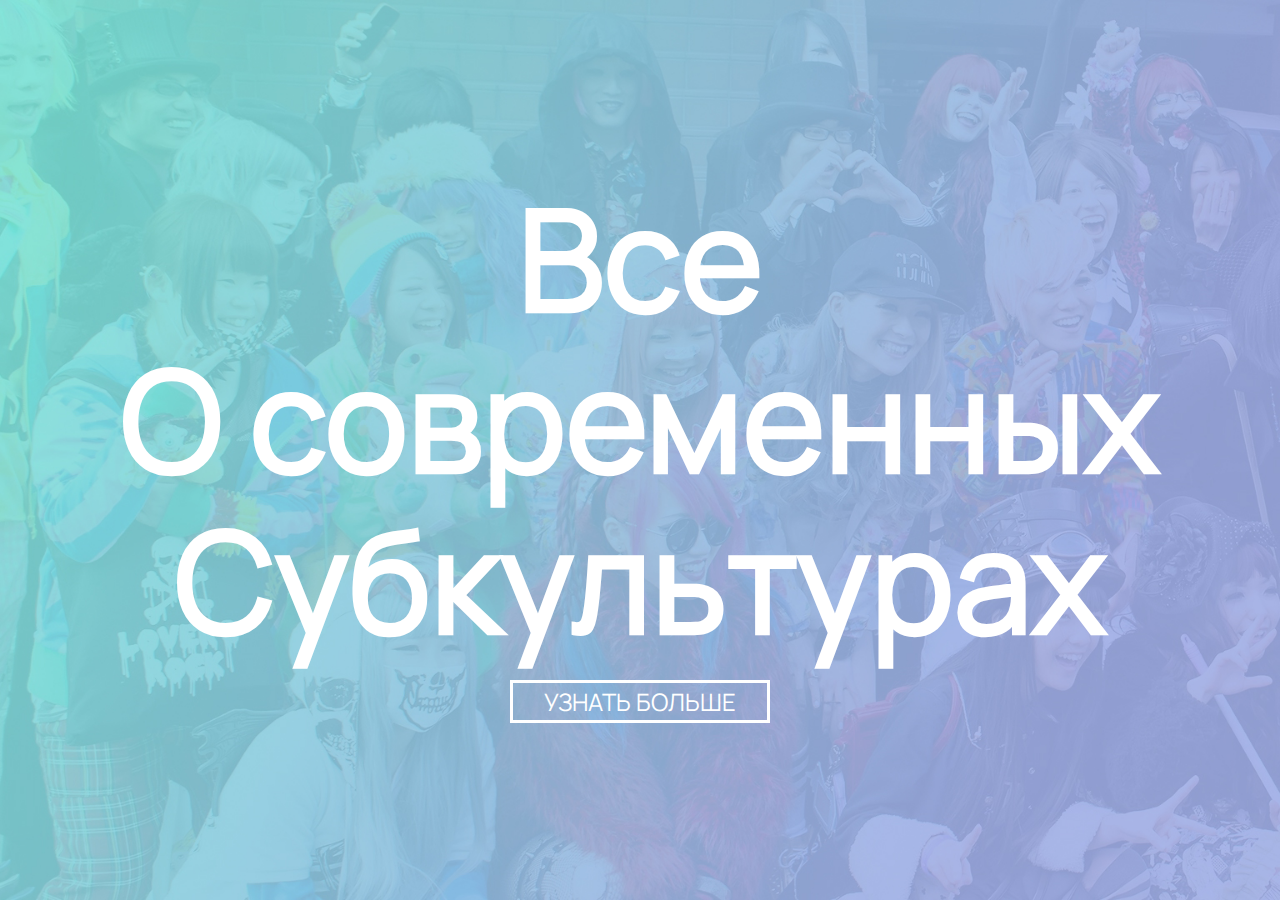
<file: index.html>
<!DOCTYPE html>
<html lang="en">
<head>
	<meta charset="UTF-8">
	<title>Все о субкультурах</title>
	<link rel="stylesheet" href="css/normalize.css">
	<link rel="stylesheet" href="css/main.css">
	<meta name="viewport" content="width=device-width initial-scale=1">
</head>
<body>
	
	<section class="intro">
		<div class="section-title">
			<div class="sup-title">
			<h1 >Все</h1>
				<h1>
					О современных
				</h1>
				<h1>
					Субкультурах
				</h1>
			</div>
			<button class="intro-btn">
				<a href="pages/homepage/homepage.html" class="btn-link" >Узнать больше</a>
			</button>
		</div>
	</section>
	
</body>
</html>
</file>
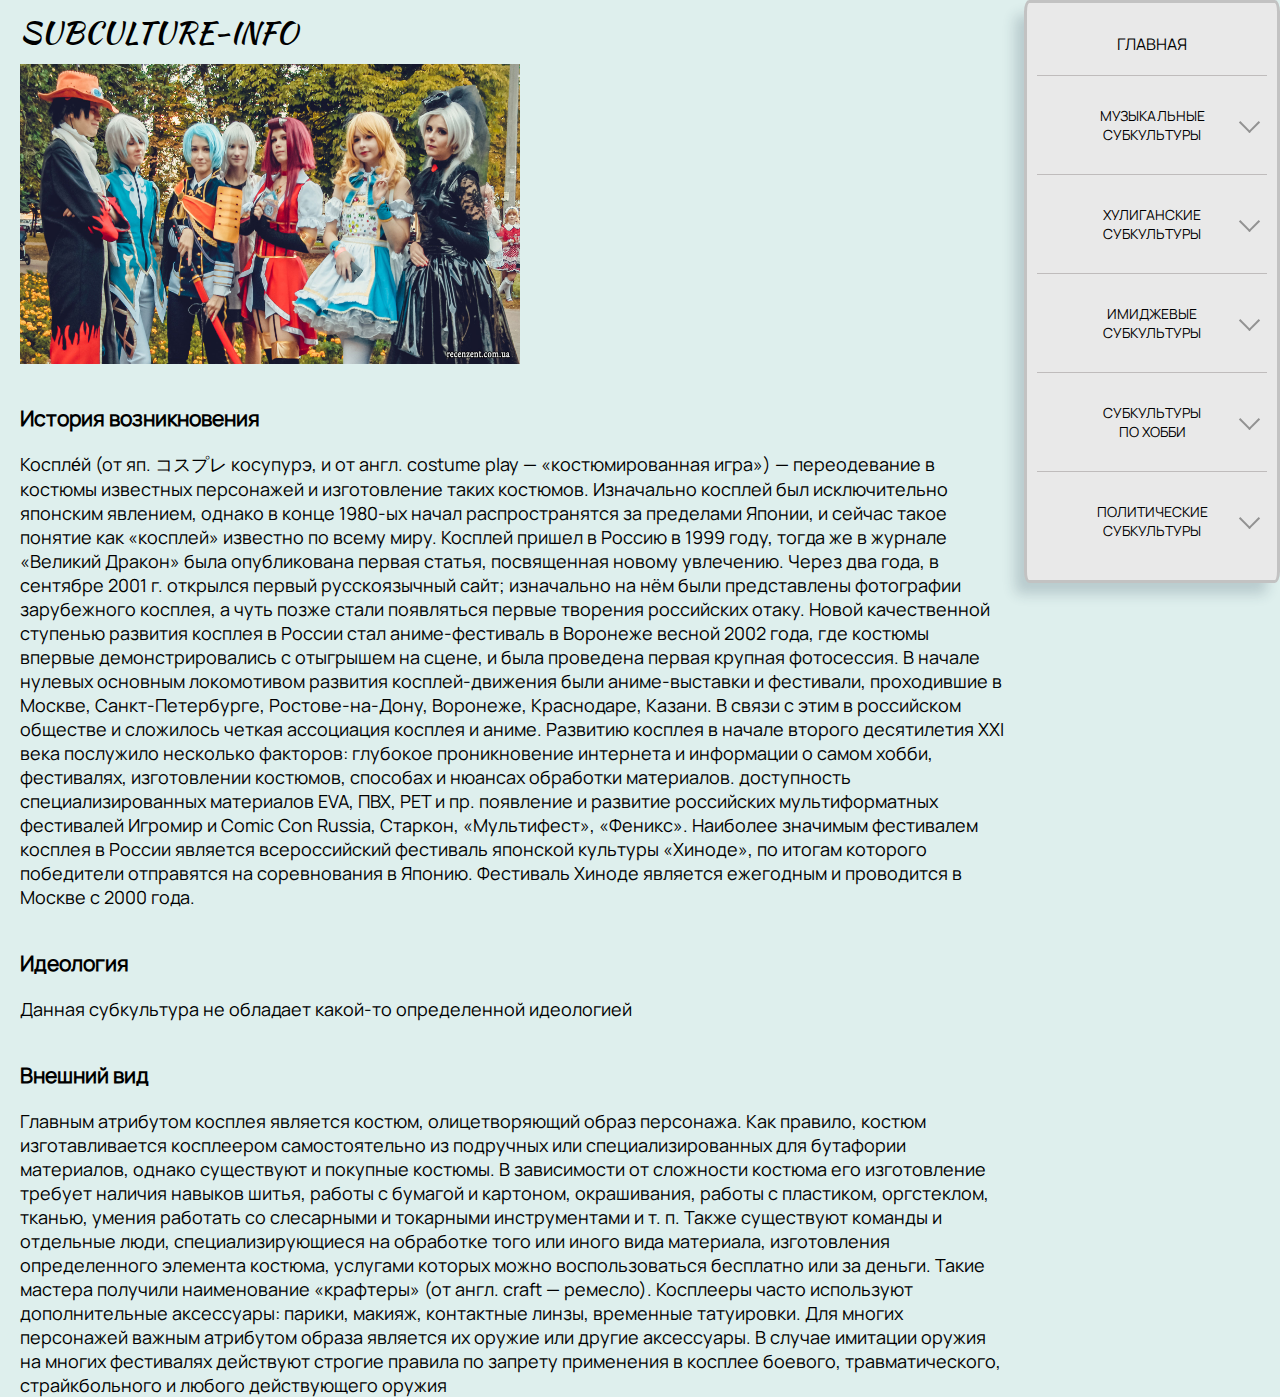
<file: pages/fashion/cosplay/index.html>
<!DOCTYPE html>
<html lang="en">
<head>
	<meta name="viewport" content="width=device-width initial-scale=1">
	<meta charset="UTF-8">
	<title>Косплей</title>
	<link rel="stylesheet" href="../../сss/main.css">
</head>
<body>
<div class="wrapper">
	<header class="header">
			<div class="logo">
				subculture-info
			</div>	

			<div class="menu-toggle">
				<div class="toggle">
		
				</div>
			</div>
	</header>


			<div class="sidebar">
		<a href="../../homepage/homepage.html" class="home-link">Главная</a>
		<button class="menu-button "><span class="btn-text">Музыкальные <p>субкультуры</p></span></button>
			<div class="list ">
				<div class='list-item'><a href='../../musical/alternative/alternative.html'>Альтернативщики</a></div>
				<div class='list-item'><a href="../../musical/got/got.html">Готы</a></div>
				<div class='list-item'><a href="../../musical/metall/index.html">Металлисты</a></div>
				<div class='list-item'><a href="../../musical/punk/index.html">Панки</a></div>
				<div class='list-item'><a href="../../musical/rock/index.html">Рокеры</a></div>
				<div class='list-item'><a href="../../musical/hip-hop/index.html">Хип-хоп (рэперы)</a></div>
				<div class='list-item'><a href="../../musical/emo/emo.html">Эмо</a></div>
				<div class='list-item'><a href="../../musical/folk/folk.html">Фолкеры</a></div>
				<div class='list-item'><a href="../../musical/rave/index.html">Рейверы</a></div>
			</div>
		
		<button class="menu-button"><span class="btn-text">Хулиганские <p>субкультуры</p></span></button>
			<div class="list ">

				<div class='list-item'><a href="../../hooligan/gopniki/index.html">Гопники</a></div>
				<div class='list-item'><a href="../../hooligan/ultras/index.html">Ультрас</a></div>
				<div class='list-item'><a href="../../hooligan/football/index.html">Футбольные хулиганы</a></div>
				<div class='list-item'><a href="../../hooligan/offniki/index.html">Офники</a></div>
			</div>
		<button class="menu-button"><span class="btn-text">Имиджевые <p>субкультуры</p></span></button>
			<div class="list ">
				<div class='list-item'><a href="../../fashion/visualkei/index.html">Visualkei </a></div>
				<div class='list-item'> <a href="../../fashion/cybergot/index.html">Кибер-готы</a></div>
				<div class='list-item'><a href="../../fashion/cosplay/index.html">Косплей</a></div>
				<div class='list-item'><a href="../../fashion/teddy/index.html">Тедди-бои</a></div>
				<div class='list-item'><a href="../../fashion/freaks/index.html">Фрики</a></div>
			</div>
		
		<button class="menu-button"><span class="btn-text">Субкультуры  <p>по хобби</p></span></button>
			<div class="list ">
				<div class='list-item'><a href="../../hobby/baiker/index.html">Байкеры</a></div>
				<div class='list-item'> <a href="../../hobby/raiter/index.html">Райтеры</a></div>
				<div class='list-item'><a href="../../hobby/traicer/index.html">Трейсеры</a></div>
				<div class='list-item'><a href="../../hobby/hacker/index.html">Хакеры</a></div>
				<div class='list-item'><a href="../../hobby/otaku/index.html">Отаку</a></div>
				<div class='list-item'><a href="../../hobby/gamer/index.html">Геймеры</a></div>
				<div class='list-item'><a href="../../hobby/furri/index.html">Фурри</a></div>
			</div>
		
		<button class="menu-button"><span class="btn-text">Политические<p>субкультуры</p></span></button>
			<div class="list ">
				<div class='list-item'><a href="../../political/anarch-punk/anarch-punk.html">Анархо-панки</a></div>
				<div class='list-item'><a href="../../political/antifa/index.html">Антифа</a></div>
				<div class='list-item'><a href="../../political/sharpskin/index.html">SHARP-скинхеды</a></div>
				<div class='list-item'><a href="../../political/hcskin/index.html">НС-скинхеды</a></div>
				<div class='list-item'><a href="../../political/newage/index.html">Нью-Эйдж</a></div>
				<div class='list-item'><a href="../../political/Straight edge/index.html">Стрейт-Эйджеры</a></div>
				<div class='list-item'><a href="../../political/hipsters/index.html">Хипстеры</a></div>
				<div class='list-item'><a href="../../political/yuppi/index.html">Яппи</a></div>

			</div>
		</div>

		<div class="container">
			<div class="intro">
				<div class="intro-header">
					<img src="002-anime-festival.jpg" alt="image" class="sub-img">
					<div class="nav">
						<div class="nav-item">
							<a href="#history" class="nav-link first-link">История возникновения</a>
						</div>
						
						<div class="nav-item">
							<a href="#ideology" class="nav-link">Идеология</a>
						</div>
						
						<div class="nav-item">
							<a href="#visual" class="nav-link">Внешний вид</a>
						</div>
					</div>
				</div>



				<div class="text-description" id='history'>
						<h3 class="text-title">История возникновения</h3>

							Коспле́й (от яп. コスプレ косупурэ, и от англ. costume play — «костюмированная игра») — переодевание в костюмы известных персонажей и изготовление таких костюмов.

							Изначально косплей был исключительно японским явлением, однако в конце 1980-ых начал распространятся за пределами Японии, и сейчас такое понятие как «косплей» известно по всему миру.

							Косплей пришел в Россию в 1999 году, тогда же в журнале «Великий Дракон» была опубликована первая статья, посвященная новому увлечению. Через два года, в сентябре 2001 г. открылся первый русскоязычный сайт; изначально на нём были представлены фотографии зарубежного косплея, а чуть позже стали появляться первые творения российских отаку. Новой качественной ступенью развития косплея в России стал аниме-фестиваль в Воронеже весной 2002 года, где костюмы впервые демонстрировались с отыгрышем на сцене, и была проведена первая крупная фотосессия. В начале нулевых основным локомотивом развития косплей-движения были аниме-выставки и фестивали, проходившие в Москве, Санкт-Петербурге, Ростове-на-Дону, Воронеже, Краснодаре, Казани. В связи с этим в российском обществе и сложилось четкая ассоциация косплея и аниме.

							Развитию косплея в начале второго десятилетия XXI века послужило несколько факторов:

							глубокое проникновение интернета и информации о самом хобби, фестивалях, изготовлении костюмов, способах и нюансах обработки материалов.
							доступность специализированных материалов EVA, ПВХ, PET и пр.
							появление и развитие российских мультиформатных фестивалей Игромир и Comic Con Russia, Старкон, «Мультифест», «Феникс».
							Наиболее значимым фестивалем косплея в России является всероссийский фестиваль японской культуры «Хиноде», по итогам которого победители отправятся на соревнования в Японию. Фестиваль Хиноде является ежегодным и проводится в Москве с 2000 года.



				
				<div class="text-description" id='ideology'>
						<h3 class="text-title">Идеология</h3>

							Данная субкультура не обладает какой-то определенной идеологией
				</div>



				<div class="text-description" id='visual'>
						<h3 class="text-title">Внешний вид</h3>


						Главным атрибутом косплея является костюм, олицетворяющий образ персонажа. Как правило, костюм изготавливается косплеером самостоятельно из подручных или специализированных для бутафории материалов, однако существуют и покупные костюмы. В зависимости от сложности костюма его изготовление требует наличия навыков шитья, работы с бумагой и картоном, окрашивания, работы с пластиком, оргстеклом, тканью, умения работать со слесарными и токарными инструментами и т. п.

						Также существуют команды и отдельные люди, специализирующиеся на обработке того или иного вида материала, изготовления определенного элемента костюма, услугами которых можно воспользоваться бесплатно или за деньги. Такие мастера получили наименование «крафтеры» (от англ. craft — ремесло).

						Косплееры часто используют дополнительные аксессуары: парики, макияж, контактные линзы, временные татуировки. Для многих персонажей важным атрибутом образа является их оружие или другие аксессуары. В случае имитации оружия на многих фестивалях действуют строгие правила по запрету применения в косплее боевого, травматического, страйкбольного и любого действующего оружия
				</div>

			</div>

		</div>
	</div>	
	<script src="../../js/app.js"></script>
</body>
</html>
</file>
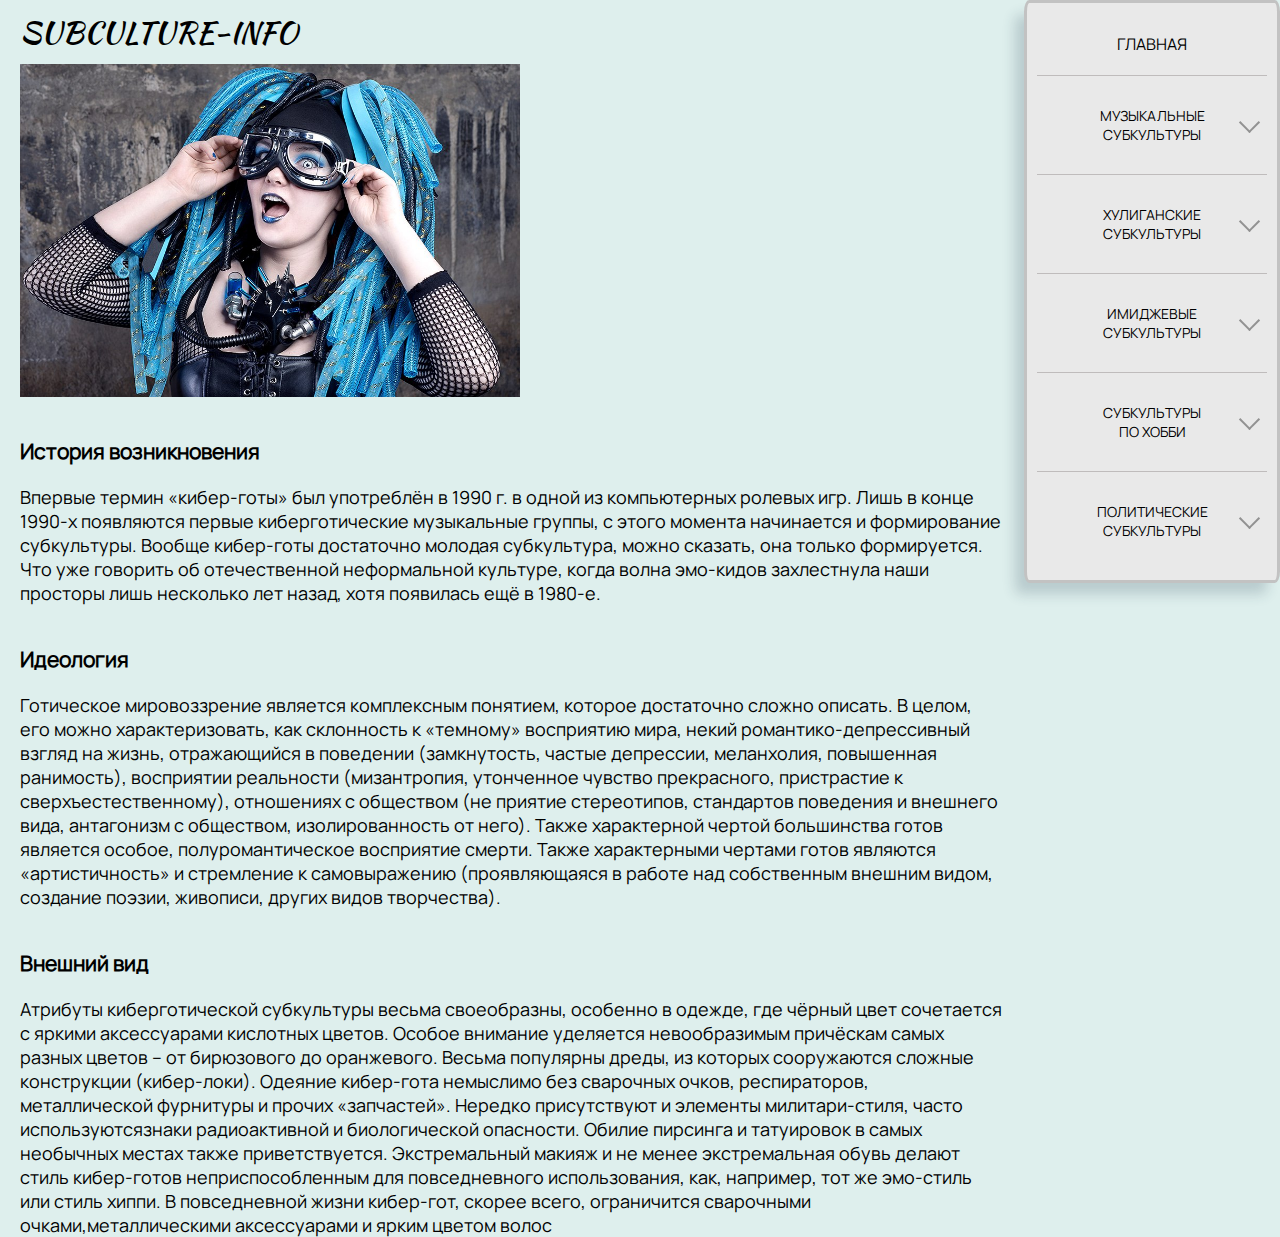
<file: pages/fashion/cybergot/index.html>
<!DOCTYPE html>
<html lang="en">
<head>
	<meta name="viewport" content="width=device-width initial-scale=1">
	<meta charset="UTF-8">
	<title>Кибер готы</title>
	<link rel="stylesheet" href="../../сss/main.css">
</head>
<body>
<div class="wrapper">
	<header class="header">
			<div class="logo">
				subculture-info
			</div>	

			<div class="menu-toggle">
				<div class="toggle">
		
				</div>
			</div>
	</header>


			<div class="sidebar">
		<a href="../../homepage/homepage.html" class="home-link">Главная</a>
		<button class="menu-button "><span class="btn-text">Музыкальные <p>субкультуры</p></span></button>
			<div class="list ">
				<div class='list-item'><a href='../../musical/alternative/alternative.html'>Альтернативщики</a></div>
				<div class='list-item'><a href="../../musical/got/got.html">Готы</a></div>
				<div class='list-item'><a href="../../musical/metall/index.html">Металлисты</a></div>
				<div class='list-item'><a href="../../musical/punk/index.html">Панки</a></div>
				<div class='list-item'><a href="../../musical/rock/index.html">Рокеры</a></div>
				<div class='list-item'><a href="../../musical/hip-hop/index.html">Хип-хоп (рэперы)</a></div>
				<div class='list-item'><a href="../../musical/emo/emo.html">Эмо</a></div>
				<div class='list-item'><a href="../../musical/folk/folk.html">Фолкеры</a></div>
				<div class='list-item'><a href="../../musical/rave/index.html">Рейверы</a></div>
			</div>
		
		<button class="menu-button"><span class="btn-text">Хулиганские <p>субкультуры</p></span></button>
			<div class="list ">

				<div class='list-item'><a href="../../hooligan/gopniki/index.html">Гопники</a></div>
				<div class='list-item'><a href="../../hooligan/ultras/index.html">Ультрас</a></div>
				<div class='list-item'><a href="../../hooligan/football/index.html">Футбольные хулиганы</a></div>
				<div class='list-item'><a href="../../hooligan/offniki/index.html">Офники</a></div>
			</div>
		<button class="menu-button"><span class="btn-text">Имиджевые <p>субкультуры</p></span></button>
			<div class="list ">
				<div class='list-item'><a href="../../fashion/visualkei/index.html">Visualkei </a></div>
				<div class='list-item'> <a href="../../fashion/cybergot/index.html">Кибер-готы</a></div>
				<div class='list-item'><a href="../../fashion/cosplay/index.html">Косплей</a></div>
				<div class='list-item'><a href="../../fashion/teddy/index.html">Тедди-бои</a></div>
				<div class='list-item'><a href="../../fashion/freaks/index.html">Фрики</a></div>
			</div>
		
		<button class="menu-button"><span class="btn-text">Субкультуры  <p>по хобби</p></span></button>
			<div class="list ">
				<div class='list-item'><a href="../../hobby/baiker/index.html">Байкеры</a></div>
				<div class='list-item'> <a href="../../hobby/raiter/index.html">Райтеры</a></div>
				<div class='list-item'><a href="../../hobby/traicer/index.html">Трейсеры</a></div>
				<div class='list-item'><a href="../../hobby/hacker/index.html">Хакеры</a></div>
				<div class='list-item'><a href="../../hobby/otaku/index.html">Отаку</a></div>
				<div class='list-item'><a href="../../hobby/gamer/index.html">Геймеры</a></div>
				<div class='list-item'><a href="../../hobby/furri/index.html">Фурри</a></div>
			</div>
		
		<button class="menu-button"><span class="btn-text">Политические<p>субкультуры</p></span></button>
			<div class="list ">
				<div class='list-item'><a href="../../political/anarch-punk/anarch-punk.html">Анархо-панки</a></div>
				<div class='list-item'><a href="../../political/antifa/index.html">Антифа</a></div>
				<div class='list-item'><a href="../../political/sharpskin/index.html">SHARP-скинхеды</a></div>
				<div class='list-item'><a href="../../political/hcskin/index.html">НС-скинхеды</a></div>
				<div class='list-item'><a href="../../political/newage/index.html">Нью-Эйдж</a></div>
				<div class='list-item'><a href="../../political/Straight edge/index.html">Стрейт-Эйджеры</a></div>
				<div class='list-item'><a href="../../political/hipsters/index.html">Хипстеры</a></div>
				<div class='list-item'><a href="../../political/yuppi/index.html">Яппи</a></div>

			</div>
		</div>

		<div class="container">
			<div class="intro">
				<div class="intro-header">
					<img src="kiber-loki-s-golubymi-i-chernymi-lokami-3000.jpg" alt="image" class="sub-img">
					<div class="nav">
						<div class="nav-item">
							<a href="#history" class="nav-link first-link">История возникновения</a>
						</div>
						
						<div class="nav-item">
							<a href="#ideology" class="nav-link">Идеология</a>
						</div>
						
						<div class="nav-item">
							<a href="#visual" class="nav-link">Внешний вид</a>
						</div>
					</div>
				</div>



				<div class="text-description" id='history'>
						<h3 class="text-title">История возникновения</h3>


						Впервые термин «кибер-готы» был употреблён в 1990 г. в одной из компьютерных ролевых игр. Лишь в конце 1990-х появляются первые киберготические музыкальные группы, с этого момента начинается и формирование субкультуры. Вообще кибер-готы достаточно молодая субкультура, можно сказать, она только формируется. Что уже говорить об отечественной неформальной культуре, когда волна эмо-кидов захлестнула наши просторы лишь несколько лет назад, хотя появилась ещё в 1980-е.



				
				<div class="text-description" id='ideology'>
						<h3 class="text-title">Идеология</h3>


						Готическое мировоззрение является комплексным понятием, которое достаточно сложно описать. В целом, его можно характеризовать, как склонность к «темному» восприятию мира, некий романтико-депрессивный взгляд на жизнь, отражающийся в поведении (замкнутость, частые депрессии, меланхолия, повышенная ранимость), восприятии реальности (мизантропия, утонченное чувство прекрасного, пристрастие к сверхъестественному), отношениях с обществом (не приятие стереотипов, стандартов поведения и внешнего вида, антагонизм с обществом, изолированность от него).

						Также характерной чертой большинства готов является особое, полуромантическое восприятие смерти. Также характерными чертами готов являются «артистичность» и стремление к самовыражению (проявляющаяся в работе над собственным внешним видом, создание поэзии, живописи, других видов творчества).
				</div>



				<div class="text-description" id='visual'>
						<h3 class="text-title">Внешний вид</h3>


						Атрибуты киберготической субкультуры весьма своеобразны, особенно в одежде, где чёрный цвет сочетается с яркими аксессуарами кислотных цветов. Особое внимание уделяется невообразимым причёскам самых разных цветов – от бирюзового до оранжевого. Весьма популярны дреды, из которых сооружаются сложные конструкции (кибер-локи). Одеяние кибер-гота немыслимо без сварочных очков, респираторов, металлической фурнитуры и прочих «запчастей». Нередко присутствуют и элементы милитари-стиля, часто используютсязнаки радиоактивной и биологической опасности. Обилие пирсинга и татуировок в самых необычных местах также приветствуется. Экстремальный макияж и не менее экстремальная обувь делают стиль кибер-готов неприспособленным для повседневного использования, как, например, тот же эмо-стиль или стиль хиппи. В повседневной жизни кибер-гот, скорее всего, ограничится сварочными очками,металлическими аксессуарами и ярким цветом волос
				</div>

			</div>

		</div>
	</div>	
	<script src="../../js/app.js"></script>
</body>
</html>
</file>
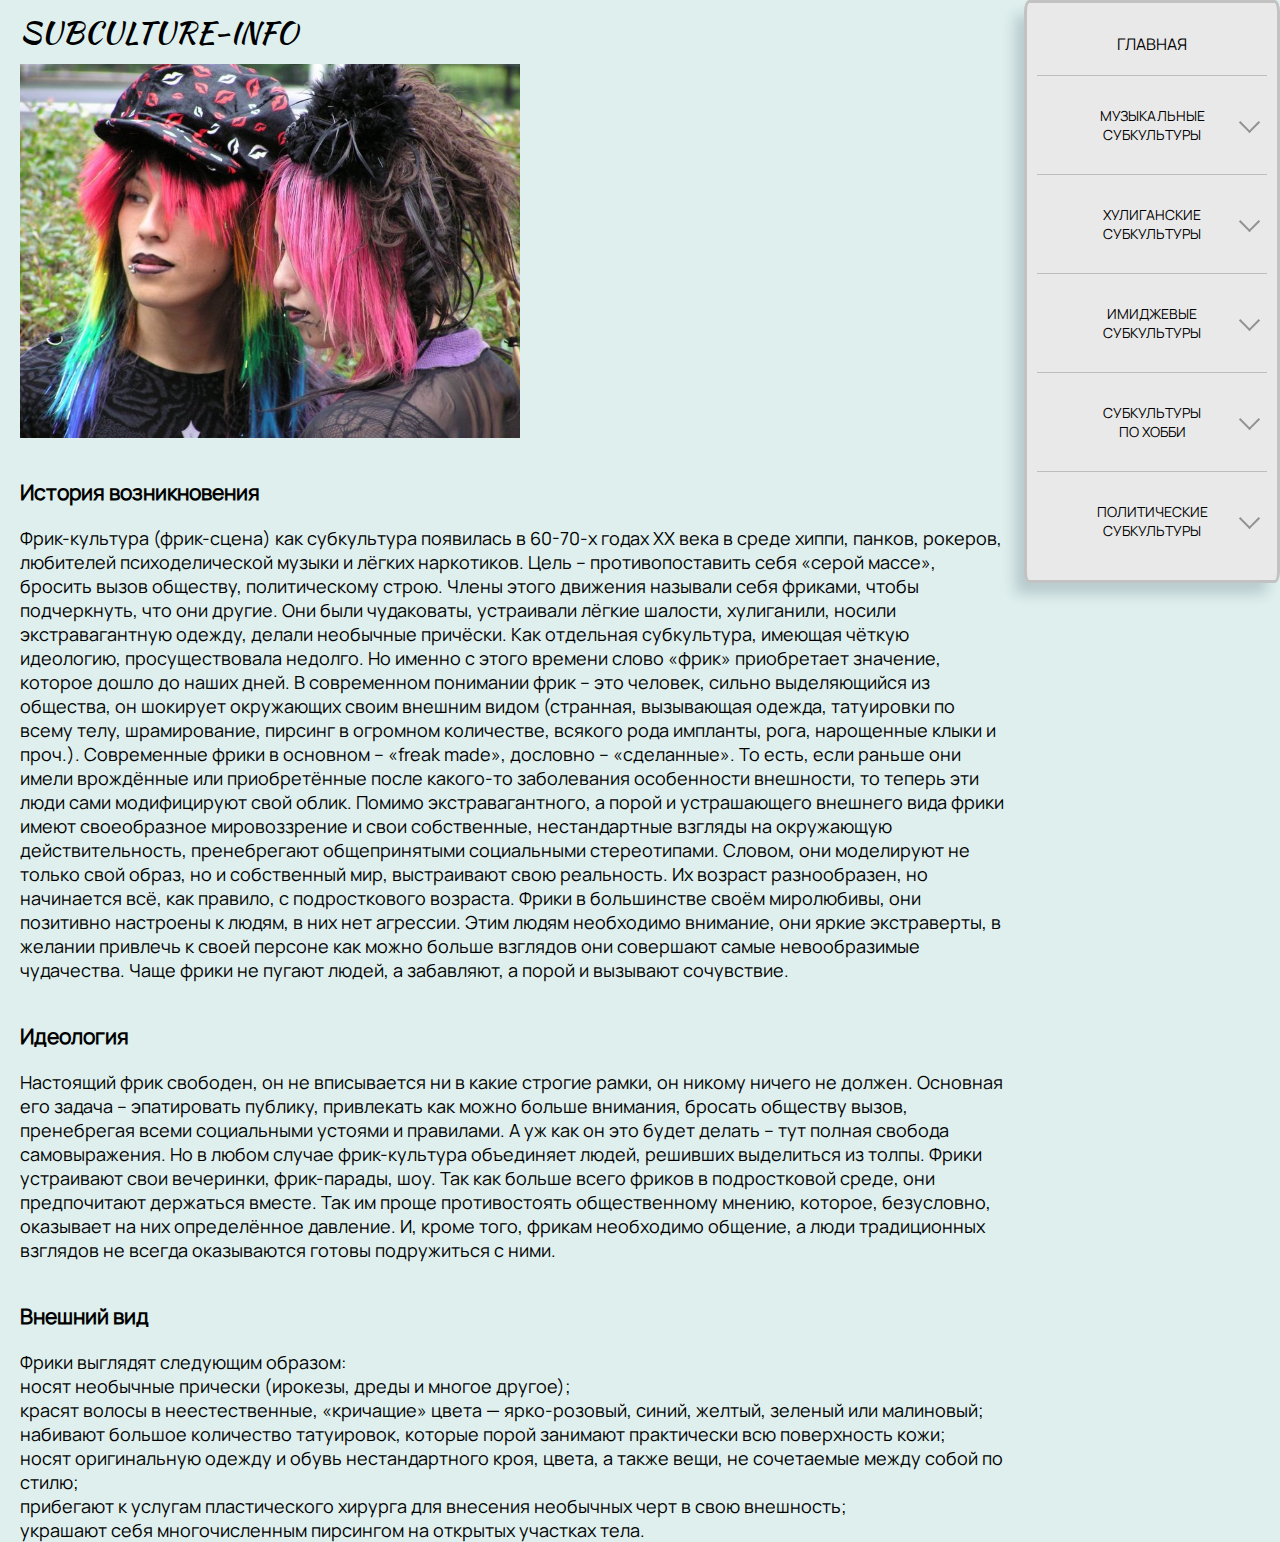
<file: pages/fashion/freaks/index.html>
<!DOCTYPE html>
<html lang="en">
<head>
	<meta name="viewport" content="width=device-width initial-scale=1">
	<meta charset="UTF-8">
	<title>Фрики</title>
	<link rel="stylesheet" href="../../сss/main.css">
</head>
<body>
<div class="wrapper">
	<header class="header">
			<div class="logo">
				subculture-info
			</div>	

			<div class="menu-toggle">
				<div class="toggle">
		
				</div>
			</div>
	</header>


			<div class="sidebar">
		<a href="../../homepage/homepage.html" class="home-link">Главная</a>
		<button class="menu-button "><span class="btn-text">Музыкальные <p>субкультуры</p></span></button>
			<div class="list ">
				<div class='list-item'><a href='../../musical/alternative/alternative.html'>Альтернативщики</a></div>
				<div class='list-item'><a href="../../musical/got/got.html">Готы</a></div>
				<div class='list-item'><a href="../../musical/metall/index.html">Металлисты</a></div>
				<div class='list-item'><a href="../../musical/punk/index.html">Панки</a></div>
				<div class='list-item'><a href="../../musical/rock/index.html">Рокеры</a></div>
				<div class='list-item'><a href="../../musical/hip-hop/index.html">Хип-хоп (рэперы)</a></div>
				<div class='list-item'><a href="../../musical/emo/emo.html">Эмо</a></div>
				<div class='list-item'><a href="../../musical/folk/folk.html">Фолкеры</a></div>
				<div class='list-item'><a href="../../musical/rave/index.html">Рейверы</a></div>
			</div>
		
		<button class="menu-button"><span class="btn-text">Хулиганские <p>субкультуры</p></span></button>
			<div class="list ">

				<div class='list-item'><a href="../../hooligan/gopniki/index.html">Гопники</a></div>
				<div class='list-item'><a href="../../hooligan/ultras/index.html">Ультрас</a></div>
				<div class='list-item'><a href="../../hooligan/football/index.html">Футбольные хулиганы</a></div>
				<div class='list-item'><a href="../../hooligan/offniki/index.html">Офники</a></div>
			</div>
		<button class="menu-button"><span class="btn-text">Имиджевые <p>субкультуры</p></span></button>
			<div class="list ">
				<div class='list-item'><a href="../../fashion/visualkei/index.html">Visualkei </a></div>
				<div class='list-item'> <a href="../../fashion/cybergot/index.html">Кибер-готы</a></div>
				<div class='list-item'><a href="../../fashion/cosplay/index.html">Косплей</a></div>
				<div class='list-item'><a href="../../fashion/teddy/index.html">Тедди-бои</a></div>
				<div class='list-item'><a href="../../fashion/freaks/index.html">Фрики</a></div>
			</div>
		
		<button class="menu-button"><span class="btn-text">Субкультуры  <p>по хобби</p></span></button>
			<div class="list ">
				<div class='list-item'><a href="../../hobby/baiker/index.html">Байкеры</a></div>
				<div class='list-item'> <a href="../../hobby/raiter/index.html">Райтеры</a></div>
				<div class='list-item'><a href="../../hobby/traicer/index.html">Трейсеры</a></div>
				<div class='list-item'><a href="../../hobby/hacker/index.html">Хакеры</a></div>
				<div class='list-item'><a href="../../hobby/otaku/index.html">Отаку</a></div>
				<div class='list-item'><a href="../../hobby/gamer/index.html">Геймеры</a></div>
				<div class='list-item'><a href="../../hobby/furri/index.html">Фурри</a></div>
			</div>
		
		<button class="menu-button"><span class="btn-text">Политические<p>субкультуры</p></span></button>
			<div class="list ">
				<div class='list-item'><a href="../../political/anarch-punk/anarch-punk.html">Анархо-панки</a></div>
				<div class='list-item'><a href="../../political/antifa/index.html">Антифа</a></div>
				<div class='list-item'><a href="../../political/sharpskin/index.html">SHARP-скинхеды</a></div>
				<div class='list-item'><a href="../../political/hcskin/index.html">НС-скинхеды</a></div>
				<div class='list-item'><a href="../../political/newage/index.html">Нью-Эйдж</a></div>
				<div class='list-item'><a href="../../political/Straight edge/index.html">Стрейт-Эйджеры</a></div>
				<div class='list-item'><a href="../../political/hipsters/index.html">Хипстеры</a></div>
				<div class='list-item'><a href="../../political/yuppi/index.html">Яппи</a></div>

			</div>
		</div>

		<div class="container">
			<div class="intro">
				<div class="intro-header">
					<img src="1467547064_friki-1.jpg" alt="image" class="sub-img">
					<div class="nav">
						<div class="nav-item">
							<a href="#history" class="nav-link first-link">История возникновения</a>
						</div>
						
						<div class="nav-item">
							<a href="#ideology" class="nav-link">Идеология</a>
						</div>
						
						<div class="nav-item">
							<a href="#visual" class="nav-link">Внешний вид</a>
						</div>
					</div>
				</div>



				<div class="text-description" id='history'>
						<h3 class="text-title">История возникновения</h3>

							Фрик-культура (фрик-сцена) как субкультура появилась в 60-70-х годах XX века в среде хиппи, панков, рокеров, любителей психоделической музыки и лёгких наркотиков. Цель – противопоставить себя «серой массе», бросить вызов обществу, политическому строю. Члены этого движения называли себя фриками, чтобы подчеркнуть, что они другие. Они были чудаковаты, устраивали лёгкие шалости, хулиганили, носили экстравагантную одежду, делали необычные причёски. Как отдельная субкультура, имеющая чёткую идеологию, просуществовала недолго. Но именно с этого времени слово «фрик» приобретает значение, которое дошло до наших дней. В современном понимании фрик – это человек, сильно выделяющийся из общества, он шокирует окружающих своим внешним видом (странная, вызывающая одежда, татуировки по всему телу, шрамирование, пирсинг в огромном количестве, всякого рода импланты, рога, нарощенные клыки и проч.). Современные фрики в основном – «freak made», дословно – «сделанные». То есть, если раньше они имели врождённые или приобретённые после какого-то заболевания особенности внешности, то теперь эти люди сами модифицируют свой облик. Помимо экстравагантного, а порой и устрашающего внешнего вида фрики имеют своеобразное мировоззрение и свои собственные, нестандартные взгляды на окружающую действительность, пренебрегают общепринятыми социальными стереотипами. Словом, они моделируют не только свой образ, но и собственный мир, выстраивают свою реальность. Их возраст разнообразен, но начинается всё, как правило, с подросткового возраста. Фрики в большинстве своём миролюбивы, они позитивно настроены к людям, в них нет агрессии. Этим людям необходимо внимание, они яркие экстраверты, в желании привлечь к своей персоне как можно больше взглядов они совершают самые невообразимые чудачества. Чаще фрики не пугают людей, а забавляют, а порой и вызывают сочувствие.		
				<div class="text-description" id='ideology'>
						<h3 class="text-title">Идеология</h3>

							Настоящий фрик свободен, он не вписывается ни в какие строгие рамки, он никому ничего не должен. Основная его задача – эпатировать публику, привлекать как можно больше внимания, бросать обществу вызов, пренебрегая всеми социальными устоями и правилами. А уж как он это будет делать – тут полная свобода самовыражения. Но в любом случае фрик-культура объединяет людей, решивших выделиться из толпы. Фрики устраивают свои вечеринки, фрик-парады, шоу. Так как больше всего фриков в подростковой среде, они предпочитают держаться вместе. Так им проще противостоять общественному мнению, которое, безусловно, оказывает на них определённое давление. И, кроме того, фрикам необходимо общение, а люди традиционных взглядов не всегда оказываются готовы подружиться с ними.
				</div>



				<div class="text-description" id='visual'>
						<h3 class="text-title">Внешний вид</h3>


						<p>Фрики выглядят следующим образом:</p>
						<p>носят необычные прически (ирокезы, дреды и многое другое);</p>
						<p>красят волосы в неестественные, «кричащие» цвета — ярко-розовый, синий, желтый, зеленый или малиновый;</p>
						<p>набивают большое количество татуировок, которые порой занимают практически всю поверхность кожи;</p>
						<p>носят оригинальную одежду и обувь нестандартного кроя, цвета, а также вещи, не сочетаемые между собой по стилю;</p>
						<p>прибегают к услугам пластического хирурга для внесения необычных черт в свою внешность;</p>
						<p>украшают себя многочисленным пирсингом на открытых участках тела.</p>
				</div>

			</div>

		</div>
	</div>	
	<script src="../../js/app.js"></script>
</body>
</html>
</file>
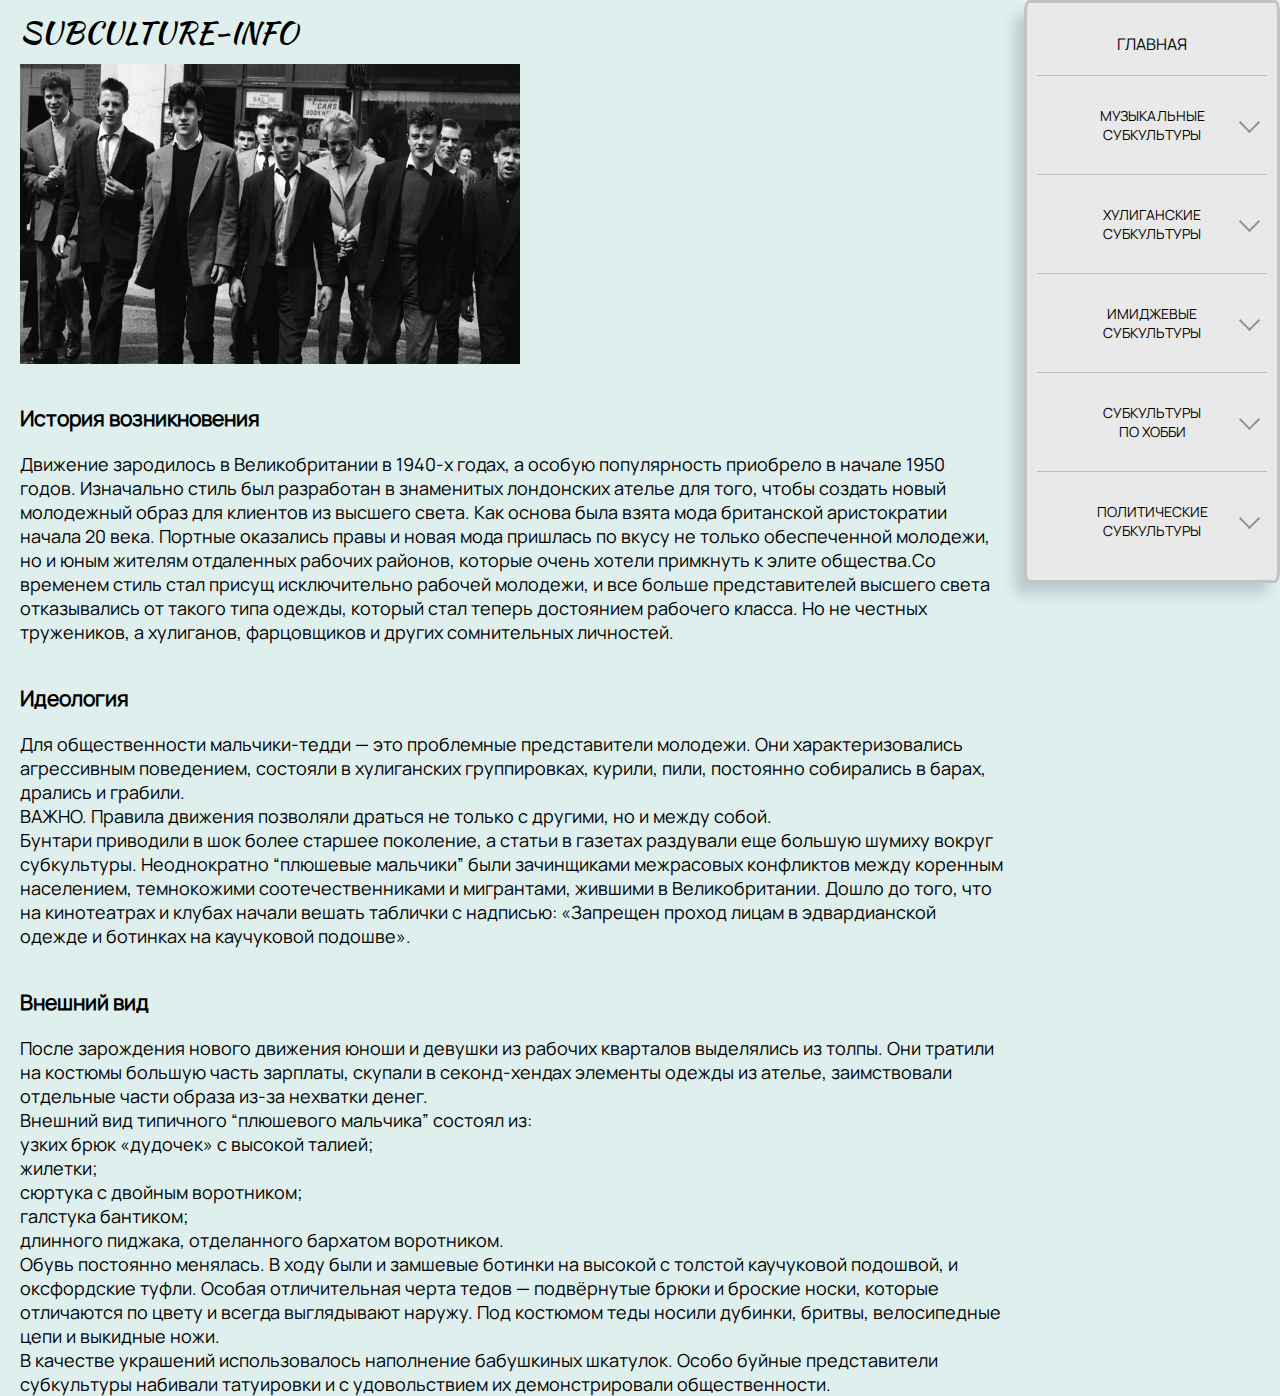
<file: pages/fashion/teddy/index.html>
<!DOCTYPE html>
<html lang="en">
<head>
	<meta name="viewport" content="width=device-width initial-scale=1">
	<meta charset="UTF-8">
	<title>Тедди-бои</title>
	<link rel="stylesheet" href="../../сss/main.css">
</head>
<body>
<div class="wrapper">
	<header class="header">
			<div class="logo">
				subculture-info
			</div>	

			<div class="menu-toggle">
				<div class="toggle">
		
				</div>
			</div>
	</header>


			<div class="sidebar">
		<a href="../../homepage/homepage.html" class="home-link">Главная</a>
		<button class="menu-button "><span class="btn-text">Музыкальные <p>субкультуры</p></span></button>
			<div class="list ">
				<div class='list-item'><a href='../../musical/alternative/alternative.html'>Альтернативщики</a></div>
				<div class='list-item'><a href="../../musical/got/got.html">Готы</a></div>
				<div class='list-item'><a href="../../musical/metall/index.html">Металлисты</a></div>
				<div class='list-item'><a href="../../musical/punk/index.html">Панки</a></div>
				<div class='list-item'><a href="../../musical/rock/index.html">Рокеры</a></div>
				<div class='list-item'><a href="../../musical/hip-hop/index.html">Хип-хоп (рэперы)</a></div>
				<div class='list-item'><a href="../../musical/emo/emo.html">Эмо</a></div>
				<div class='list-item'><a href="../../musical/folk/folk.html">Фолкеры</a></div>
				<div class='list-item'><a href="../../musical/rave/index.html">Рейверы</a></div>
			</div>
		
		<button class="menu-button"><span class="btn-text">Хулиганские <p>субкультуры</p></span></button>
			<div class="list ">

				<div class='list-item'><a href="../../hooligan/gopniki/index.html">Гопники</a></div>
				<div class='list-item'><a href="../../hooligan/ultras/index.html">Ультрас</a></div>
				<div class='list-item'><a href="../../hooligan/football/index.html">Футбольные хулиганы</a></div>
				<div class='list-item'><a href="../../hooligan/offniki/index.html">Офники</a></div>
			</div>
		<button class="menu-button"><span class="btn-text">Имиджевые <p>субкультуры</p></span></button>
			<div class="list ">
				<div class='list-item'><a href="../../fashion/visualkei/index.html">Visualkei </a></div>
				<div class='list-item'> <a href="../../fashion/cybergot/index.html">Кибер-готы</a></div>
				<div class='list-item'><a href="../../fashion/cosplay/index.html">Косплей</a></div>
				<div class='list-item'><a href="../../fashion/teddy/index.html">Тедди-бои</a></div>
				<div class='list-item'><a href="../../fashion/freaks/index.html">Фрики</a></div>
			</div>
		
		<button class="menu-button"><span class="btn-text">Субкультуры  <p>по хобби</p></span></button>
			<div class="list ">
				<div class='list-item'><a href="../../hobby/baiker/index.html">Байкеры</a></div>
				<div class='list-item'> <a href="../../hobby/raiter/index.html">Райтеры</a></div>
				<div class='list-item'><a href="../../hobby/traicer/index.html">Трейсеры</a></div>
				<div class='list-item'><a href="../../hobby/hacker/index.html">Хакеры</a></div>
				<div class='list-item'><a href="../../hobby/otaku/index.html">Отаку</a></div>
				<div class='list-item'><a href="../../hobby/gamer/index.html">Геймеры</a></div>
				<div class='list-item'><a href="../../hobby/furri/index.html">Фурри</a></div>
			</div>
		
		<button class="menu-button"><span class="btn-text">Политические<p>субкультуры</p></span></button>
			<div class="list ">
				<div class='list-item'><a href="../../political/anarch-punk/anarch-punk.html">Анархо-панки</a></div>
				<div class='list-item'><a href="../../political/antifa/index.html">Антифа</a></div>
				<div class='list-item'><a href="../../political/sharpskin/index.html">SHARP-скинхеды</a></div>
				<div class='list-item'><a href="../../political/hcskin/index.html">НС-скинхеды</a></div>
				<div class='list-item'><a href="../../political/newage/index.html">Нью-Эйдж</a></div>
				<div class='list-item'><a href="../../political/Straight edge/index.html">Стрейт-Эйджеры</a></div>
				<div class='list-item'><a href="../../political/hipsters/index.html">Хипстеры</a></div>
				<div class='list-item'><a href="../../political/yuppi/index.html">Яппи</a></div>

			</div>
		</div>

		<div class="container">
			<div class="intro">
				<div class="intro-header">
					<img src="Youth_Sub_Cultures_Teddy_Boys_1956.jpg" alt="image" class="sub-img">
					<div class="nav">
						<div class="nav-item">
							<a href="#history" class="nav-link first-link">История возникновения</a>
						</div>
						
						<div class="nav-item">
							<a href="#ideology" class="nav-link">Идеология</a>
						</div>
						
						<div class="nav-item">
							<a href="#visual" class="nav-link">Внешний вид</a>
						</div>
					</div>
				</div>



				<div class="text-description" id='history'>
						<h3 class="text-title">История возникновения</h3>


						Движение зародилось в Великобритании в 1940-х годах, а особую популярность приобрело в начале 1950 годов. Изначально стиль был разработан в знаменитых лондонских ателье для того, чтобы создать новый молодежный образ для клиентов из высшего света. Как основа была взята мода британской аристократии начала 20 века.
						Портные оказались правы и новая мода пришлась по вкусу не только обеспеченной молодежи, но и юным жителям отдаленных рабочих районов, которые очень хотели примкнуть к элите общества.Со временем стиль стал присущ исключительно рабочей молодежи, и все больше представителей высшего света отказывались от такого типа одежды, который стал теперь достоянием рабочего класса. Но не честных тружеников, а хулиганов, фарцовщиков и других сомнительных личностей.



				
				<div class="text-description" id='ideology'>
						<h3 class="text-title">Идеология</h3>

							Для общественности мальчики-тедди — это проблемные представители молодежи. Они характеризовались агрессивным поведением, состояли в хулиганских группировках, курили, пили, постоянно собирались в барах, дрались и грабили.
							<p>ВАЖНО. Правила движения позволяли драться не только с другими, но и между собой.</p>
							Бунтари приводили в шок более старшее поколение, а статьи в газетах раздували еще большую шумиху вокруг субкультуры. Неоднократно “плюшевые мальчики” были зачинщиками межрасовых конфликтов между коренным населением, темнокожими соотечественниками и мигрантами, жившими в Великобритании.
							Дошло до того, что на кинотеатрах и клубах начали вешать таблички с надписью: «Запрещен проход лицам в эдвардианской одежде и ботинках на каучуковой подошве».
				</div>



				<div class="text-description" id='visual'>
						<h3 class="text-title">Внешний вид</h3>


						После зарождения нового движения юноши и девушки из рабочих кварталов выделялись из толпы. Они тратили на костюмы большую часть зарплаты, скупали в секонд-хендах элементы одежды из ателье, заимствовали отдельные части образа из-за нехватки денег.

						<p>Внешний вид типичного “плюшевого мальчика” состоял из:</p>

						<p>узких брюк «дудочек» с высокой талией;</p>
						<p>жилетки;</p>
						<p>сюртука с двойным воротником;</p>
						<p>галстука бантиком;</p>
						<p>длинного пиджака, отделанного бархатом воротником.</p>
						<p>Обувь постоянно менялась. В ходу были и замшевые ботинки на высокой с толстой каучуковой подошвой, и оксфордские туфли. Особая отличительная черта тедов — подвёрнутые брюки и броские носки, которые отличаются по цвету и всегда выглядывают наружу. Под костюмом теды носили дубинки, бритвы, велосипедные цепи и выкидные ножи.</p>

						В качестве украшений использовалось наполнение бабушкиных шкатулок. Особо буйные представители субкультуры набивали татуировки и с удовольствием их демонстрировали общественности.
				</div>

			</div>

		</div>
	</div>	
	<script src="../../js/app.js"></script>
</body>
</html>
</file>
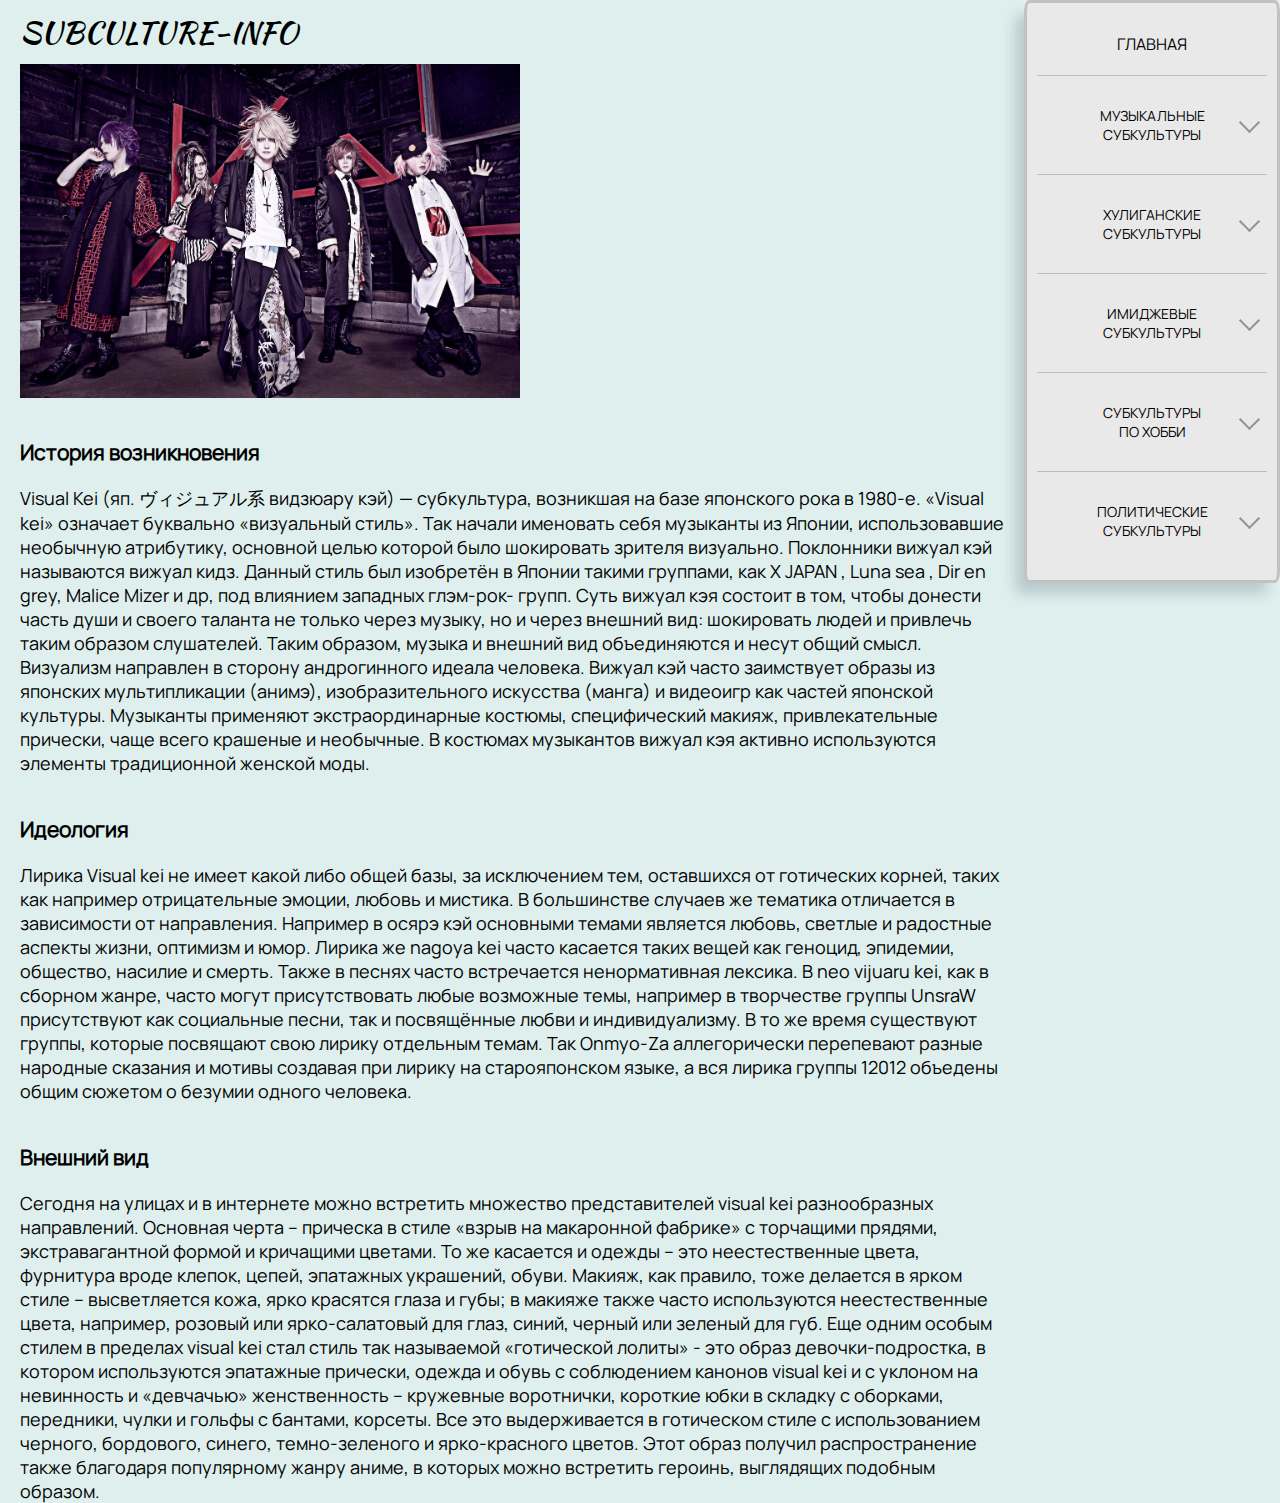
<file: pages/fashion/visualkei/index.html>
<!DOCTYPE html>
<html lang="en">
<head>
	<meta name="viewport" content="width=device-width initial-scale=1">
	<meta charset="UTF-8">
	<title>Visual Kei</title>
	<link rel="stylesheet" href="../../сss/main.css">
</head>
<body>
<div class="wrapper">
	<header class="header">
			<div class="logo">
				subculture-info
			</div>	

			<div class="menu-toggle">
				<div class="toggle">
		
				</div>
			</div>
	</header>


			<div class="sidebar">
		<a href="../../homepage/homepage.html" class="home-link">Главная</a>
		<button class="menu-button "><span class="btn-text">Музыкальные <p>субкультуры</p></span></button>
			<div class="list ">
				<div class='list-item'><a href='../../musical/alternative/alternative.html'>Альтернативщики</a></div>
				<div class='list-item'><a href="../../musical/got/got.html">Готы</a></div>
				<div class='list-item'><a href="../../musical/metall/index.html">Металлисты</a></div>
				<div class='list-item'><a href="../../musical/punk/index.html">Панки</a></div>
				<div class='list-item'><a href="../../musical/rock/index.html">Рокеры</a></div>
				<div class='list-item'><a href="../../musical/hip-hop/index.html">Хип-хоп (рэперы)</a></div>
				<div class='list-item'><a href="../../musical/emo/emo.html">Эмо</a></div>
				<div class='list-item'><a href="../../musical/folk/folk.html">Фолкеры</a></div>
				<div class='list-item'><a href="../../musical/rave/index.html">Рейверы</a></div>
			</div>
		
		<button class="menu-button"><span class="btn-text">Хулиганские <p>субкультуры</p></span></button>
			<div class="list ">

				<div class='list-item'><a href="../../hooligan/gopniki/index.html">Гопники</a></div>
				<div class='list-item'><a href="../../hooligan/ultras/index.html">Ультрас</a></div>
				<div class='list-item'><a href="../../hooligan/football/index.html">Футбольные хулиганы</a></div>
				<div class='list-item'><a href="../../hooligan/offniki/index.html">Офники</a></div>
			</div>
		<button class="menu-button"><span class="btn-text">Имиджевые <p>субкультуры</p></span></button>
			<div class="list ">
				<div class='list-item'><a href="../../fashion/visualkei/index.html">Visualkei </a></div>
				<div class='list-item'> <a href="../../fashion/cybergot/index.html">Кибер-готы</a></div>
				<div class='list-item'><a href="../../fashion/cosplay/index.html">Косплей</a></div>
				<div class='list-item'><a href="../../fashion/teddy/index.html">Тедди-бои</a></div>
				<div class='list-item'><a href="../../fashion/freaks/index.html">Фрики</a></div>
			</div>
		
		<button class="menu-button"><span class="btn-text">Субкультуры  <p>по хобби</p></span></button>
			<div class="list ">
				<div class='list-item'><a href="../../hobby/baiker/index.html">Байкеры</a></div>
				<div class='list-item'> <a href="../../hobby/raiter/index.html">Райтеры</a></div>
				<div class='list-item'><a href="../../hobby/traicer/index.html">Трейсеры</a></div>
				<div class='list-item'><a href="../../hobby/hacker/index.html">Хакеры</a></div>
				<div class='list-item'><a href="../../hobby/otaku/index.html">Отаку</a></div>
				<div class='list-item'><a href="../../hobby/gamer/index.html">Геймеры</a></div>
				<div class='list-item'><a href="../../hobby/furri/index.html">Фурри</a></div>
			</div>
		
		<button class="menu-button"><span class="btn-text">Политические<p>субкультуры</p></span></button>
			<div class="list ">
				<div class='list-item'><a href="../../political/anarch-punk/anarch-punk.html">Анархо-панки</a></div>
				<div class='list-item'><a href="../../political/antifa/index.html">Антифа</a></div>
				<div class='list-item'><a href="../../political/sharpskin/index.html">SHARP-скинхеды</a></div>
				<div class='list-item'><a href="../../political/hcskin/index.html">НС-скинхеды</a></div>
				<div class='list-item'><a href="../../political/newage/index.html">Нью-Эйдж</a></div>
				<div class='list-item'><a href="../../political/Straight edge/index.html">Стрейт-Эйджеры</a></div>
				<div class='list-item'><a href="../../political/hipsters/index.html">Хипстеры</a></div>
				<div class='list-item'><a href="../../political/yuppi/index.html">Яппи</a></div>

			</div>
		</div>

		<div class="container">
			<div class="intro">
				<div class="intro-header">
					<img src="cxyssvmuuailvsp.jpg" alt="image" class="sub-img">
					<div class="nav">
						<div class="nav-item">
							<a href="#history" class="nav-link first-link">История возникновения</a>
						</div>
						
						<div class="nav-item">
							<a href="#ideology" class="nav-link">Идеология</a>
						</div>
						
						<div class="nav-item">
							<a href="#visual" class="nav-link">Внешний вид</a>
						</div>
					</div>
				</div>



				<div class="text-description" id='history'>
						<h3 class="text-title">История возникновения</h3>


						Visual Kei (яп. ヴィジュアル系 видзюару кэй) — субкультура, возникшая на базе японского рока в 1980-е. «Visual kei» означает буквально «визуальный стиль». Так начали именовать себя музыканты из Японии, использовавшие необычную атрибутику, основной целью которой было шокировать зрителя визуально. Поклонники вижуал кэй называются вижуал кидз.

						Данный стиль был изобретён в Японии такими группами, как X JAPAN , Luna sea , Dir en grey, Malice Mizer и др, под влиянием западных глэм-рок- групп. Суть вижуал кэя состоит в том, чтобы донести часть души и своего таланта не только через музыку, но и через внешний вид: шокировать людей и привлечь таким образом слушателей. Таким образом, музыка и внешний вид объединяются и несут общий смысл. Визуализм направлен в сторону андрогинного идеала человека.

						Вижуал кэй часто заимствует образы из японских мультипликации (анимэ), изобразительного искусства (манга) и видеоигр как частей японской культуры. Музыканты применяют экстраординарные костюмы, специфический макияж, привлекательные прически, чаще всего крашеные и необычные. В костюмах музыкантов вижуал кэя активно используются элементы традиционной женской моды.



				
				<div class="text-description" id='ideology'>
						<h3 class="text-title">Идеология</h3>

							Лирика Visual kei не имеет какой либо общей базы, за исключением тем, оставшихся от готических корней, таких как например отрицательные эмоции, любовь и мистика. В большинстве случаев же тематика отличается в зависимости от направления. Например в осярэ кэй основными темами является любовь, светлые и радостные аспекты жизни, оптимизм и юмор.  Лирика же nagoya kei часто касается таких вещей как геноцид, эпидемии, общество, насилие и смерть. Также в песнях часто встречается ненормативная лексика. В neo vijuaru kei, как в сборном жанре, часто могут присутствовать любые возможные темы, например в творчестве группы UnsraW присутствуют как социальные песни, так и посвящённые любви и индивидуализму. В то же время существуют группы, которые посвящают свою лирику отдельным темам. Так Onmyo-Za аллегорически перепевают разные народные сказания и мотивы создавая при лирику на старояпонском языке, а вся лирика группы 12012 объедены общим сюжетом о безумии одного человека.
				</div>



				<div class="text-description" id='visual'>
						<h3 class="text-title">Внешний вид</h3>


						Сегодня на улицах и в интернете можно встретить множество представителей visual kei разнообразных направлений. Основная черта – прическа в стиле «взрыв на макаронной фабрике» с торчащими прядями, экстравагантной формой и кричащими цветами. То же касается и одежды – это неестественные цвета, фурнитура вроде клепок, цепей, эпатажных украшений, обуви. Макияж, как правило, тоже делается в ярком стиле – высветляется кожа, ярко красятся глаза и губы; в макияже также часто используются неестественные цвета, например, розовый или ярко-салатовый для глаз, синий, черный или зеленый для губ.

						Еще одним особым стилем в пределах visual kei стал стиль так называемой «готической лолиты» - это образ девочки-подростка, в котором используются эпатажные прически, одежда и обувь с соблюдением канонов visual kei и с уклоном на невинность и «девчачью» женственность – кружевные воротнички, короткие юбки в складку с оборками, передники, чулки и гольфы с бантами, корсеты. Все это выдерживается в готическом стиле с использованием черного, бордового, синего, темно-зеленого и ярко-красного цветов. Этот образ получил распространение также благодаря популярному жанру аниме, в которых можно встретить героинь, выглядящих подобным образом.
				</div>

			</div>

		</div>
	</div>	
	<script src="../../js/app.js"></script>
</body>
</html>
</file>
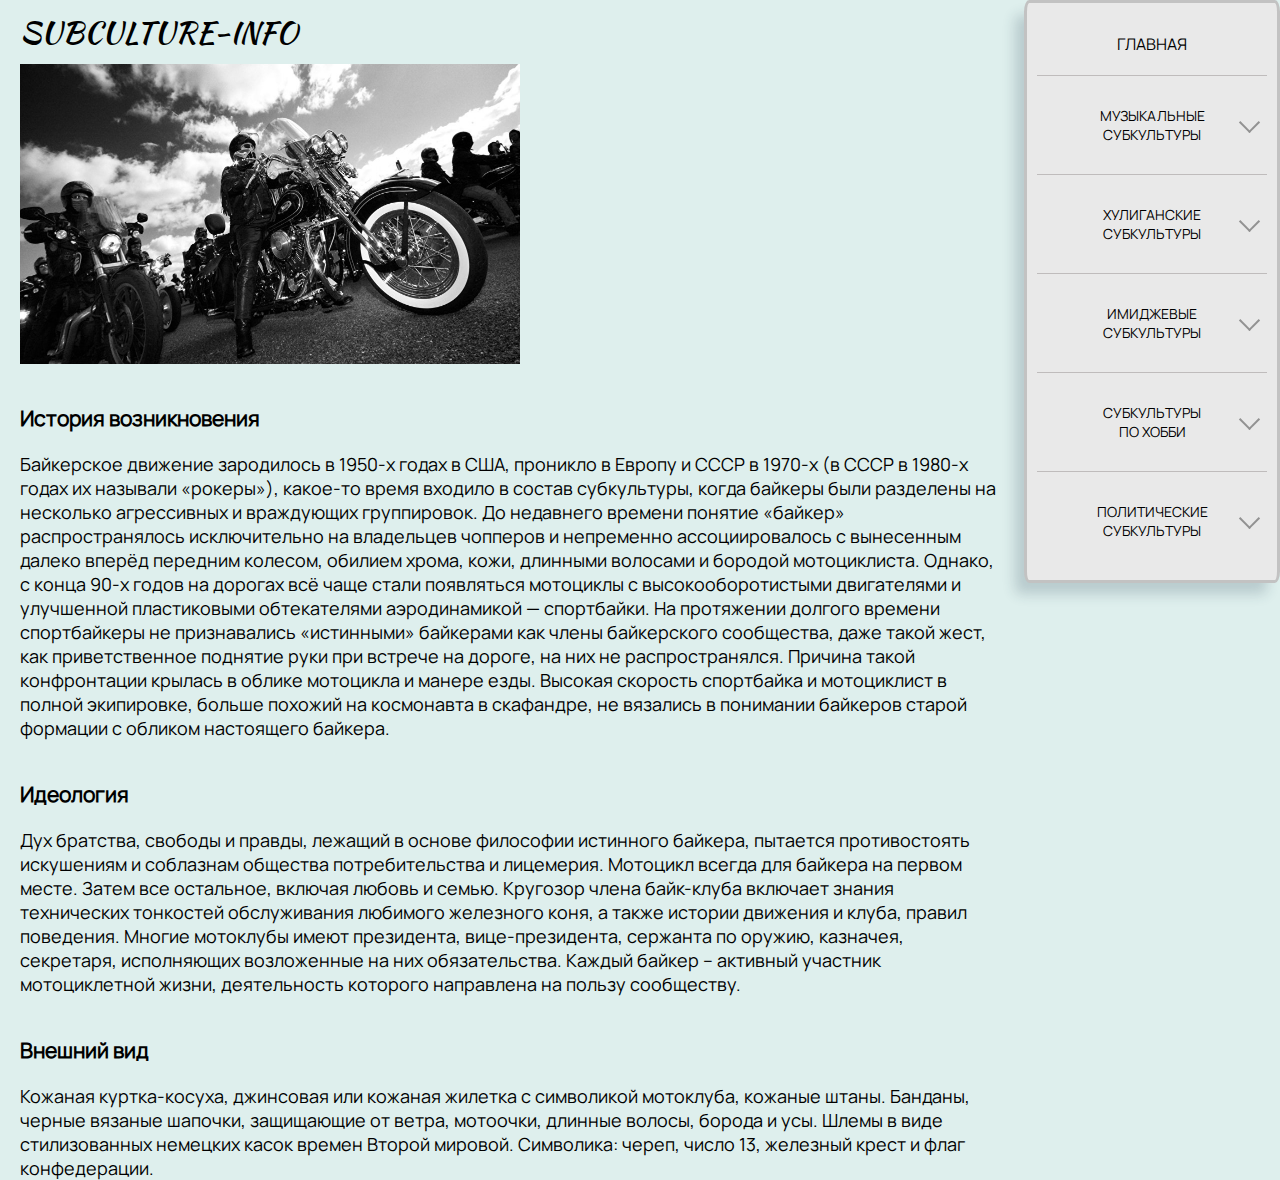
<file: pages/hobby/baiker/index.html>
<!DOCTYPE html>
<html lang="en">
<head>
	<meta name="viewport" content="width=device-width initial-scale=1">
	<meta charset="UTF-8">
	<title>Байкеры</title>
	<link rel="stylesheet" href="../../сss/main.css">
</head>
<body>
<div class="wrapper">
	<header class="header">
			<div class="logo">
				subculture-info
			</div>	

			<div class="menu-toggle">
				<div class="toggle">
		
				</div>
			</div>
	</header>


			<div class="sidebar">
		<a href="../../homepage/homepage.html" class="home-link">Главная</a>
		<button class="menu-button "><span class="btn-text">Музыкальные <p>субкультуры</p></span></button>
			<div class="list ">
				<div class='list-item'><a href='../../musical/alternative/alternative.html'>Альтернативщики</a></div>
				<div class='list-item'><a href="../../musical/got/got.html">Готы</a></div>
				<div class='list-item'><a href="../../musical/metall/index.html">Металлисты</a></div>
				<div class='list-item'><a href="../../musical/punk/index.html">Панки</a></div>
				<div class='list-item'><a href="../../musical/rock/index.html">Рокеры</a></div>
				<div class='list-item'><a href="../../musical/hip-hop/index.html">Хип-хоп (рэперы)</a></div>
				<div class='list-item'><a href="../../musical/emo/emo.html">Эмо</a></div>
				<div class='list-item'><a href="../../musical/folk/folk.html">Фолкеры</a></div>
				<div class='list-item'><a href="../../musical/rave/index.html">Рейверы</a></div>
			</div>
		
		<button class="menu-button"><span class="btn-text">Хулиганские <p>субкультуры</p></span></button>
			<div class="list ">

				<div class='list-item'><a href="../../hooligan/gopniki/index.html">Гопники</a></div>
				<div class='list-item'><a href="../../hooligan/ultras/index.html">Ультрас</a></div>
				<div class='list-item'><a href="../../hooligan/football/index.html">Футбольные хулиганы</a></div>
				<div class='list-item'><a href="../../hooligan/offniki/index.html">Офники</a></div>
			</div>
		<button class="menu-button"><span class="btn-text">Имиджевые <p>субкультуры</p></span></button>
			<div class="list ">
				<div class='list-item'><a href="../../fashion/visualkei/index.html">Visualkei </a></div>
				<div class='list-item'> <a href="../../fashion/cybergot/index.html">Кибер-готы</a></div>
				<div class='list-item'><a href="../../fashion/cosplay/index.html">Косплей</a></div>
				<div class='list-item'><a href="../../fashion/teddy/index.html">Тедди-бои</a></div>
				<div class='list-item'><a href="../../fashion/freaks/index.html">Фрики</a></div>
			</div>
		
		<button class="menu-button"><span class="btn-text">Субкультуры  <p>по хобби</p></span></button>
			<div class="list ">
				<div class='list-item'><a href="../baiker/index.html">Байкеры</a></div>
				<div class='list-item'> <a href="../raiter/index.html">Райтеры</a></div>
				<div class='list-item'><a href="../traicer/index.html">Трейсеры</a></div>
				<div class='list-item'><a href="../hacker/index.html">Хакеры</a></div>
				<div class='list-item'><a href="../otaku/index.html">Отаку</a></div>
				<div class='list-item'><a href="../gamer/index.html">Геймеры</a></div>
				<div class='list-item'><a href="../furri/index.html">Фурри</a></div>
			</div>
		
		<button class="menu-button"><span class="btn-text">Политические<p>субкультуры</p></span></button>
			<div class="list ">
				<div class='list-item'><a href="../../political/anarch-punk/anarch-punk.html">Анархо-панки</a></div>
				<div class='list-item'><a href="../../political/antifa/index.html">Антифа</a></div>
				<div class='list-item'><a href="../../political/sharpskin/index.html">SHARP-скинхеды</a></div>
				<div class='list-item'><a href="../../political/hcskin/index.html">НС-скинхеды</a></div>
				<div class='list-item'><a href="../../political/newage/index.html">Нью-Эйдж</a></div>
				<div class='list-item'><a href="../../political/Straight edge/index.html">Стрейт-Эйджеры</a></div>
				<div class='list-item'><a href="../../political/hipsters/index.html">Хипстеры</a></div>
				<div class='list-item'><a href="../../political/yuppi/index.html">Яппи</a></div>

			</div>
		</div>

		<div class="container">
			<div class="intro">
				<div class="intro-header">
					<img src="bajk-foto.jpg" alt="image" class="sub-img">
					<div class="nav">
						<div class="nav-item">
							<a href="#history" class="nav-link first-link">История возникновения</a>
						</div>
						
						<div class="nav-item">
							<a href="#ideology" class="nav-link">Идеология</a>
						</div>
						
						<div class="nav-item">
							<a href="#visual" class="nav-link">Внешний вид</a>
						</div>
					</div>
				</div>



				<div class="text-description" id='history'>
						<h3 class="text-title">История возникновения</h3>

							Байкерское движение зародилось в 1950-х годах в США, проникло в Европу и СССР в 1970-х (в СССР в 1980-х годах их называли «рокеры»), какое-то время входило в состав субкультуры, когда байкеры были разделены на несколько агрессивных и враждующих группировок.

							До недавнего времени понятие «байкер» распространялось исключительно на владельцев чопперов и непременно ассоциировалось с вынесенным далеко вперёд передним колесом, обилием хрома, кожи, длинными волосами и бородой мотоциклиста. Однако, с конца 90-х годов на дорогах всё чаще стали появляться мотоциклы с высокооборотистыми двигателями и улучшенной пластиковыми обтекателями аэродинамикой — спортбайки. На протяжении долгого времени спортбайкеры не признавались «истинными» байкерами как члены байкерского сообщества, даже такой жест, как приветственное поднятие руки при встрече на дороге, на них не распространялся. Причина такой конфронтации крылась в облике мотоцикла и манере езды. Высокая скорость спортбайка и мотоциклист в полной экипировке, больше похожий на космонавта в скафандре, не вязались в понимании байкеров старой формации с обликом настоящего байкера.



				
				<div class="text-description" id='ideology'>
						<h3 class="text-title">Идеология</h3>

							Дух братства, свободы и правды, лежащий в основе философии истинного байкера, пытается противостоять искушениям и соблазнам общества потребительства и лицемерия. Мотоцикл всегда для байкера на первом месте. Затем все остальное, включая любовь и семью.

							Кругозор члена байк-клуба включает знания технических тонкостей обслуживания любимого железного коня, а также истории движения и клуба, правил поведения. Многие мотоклубы имеют президента, вице-президента, сержанта по оружию, казначея, секретаря, исполняющих возложенные на них обязательства. Каждый байкер – активный участник мотоциклетной жизни, деятельность которого направлена на пользу сообществу.
				</div>



				<div class="text-description" id='visual'>
						<h3 class="text-title">Внешний вид</h3>


						Кожаная куртка-косуха, джинсовая или кожаная жилетка с символикой мотоклуба, кожаные штаны. Банданы, черные вязаные шапочки, защищающие от ветра, мотоочки, длинные волосы, борода и усы. Шлемы в виде стилизованных немецких касок времен Второй мировой. Символика: череп, число 13, железный крест и флаг конфедерации.
				</div>

			</div>

		</div>
	</div>	
	<script src="../../js/app.js"></script>
</body>
</html>
</file>
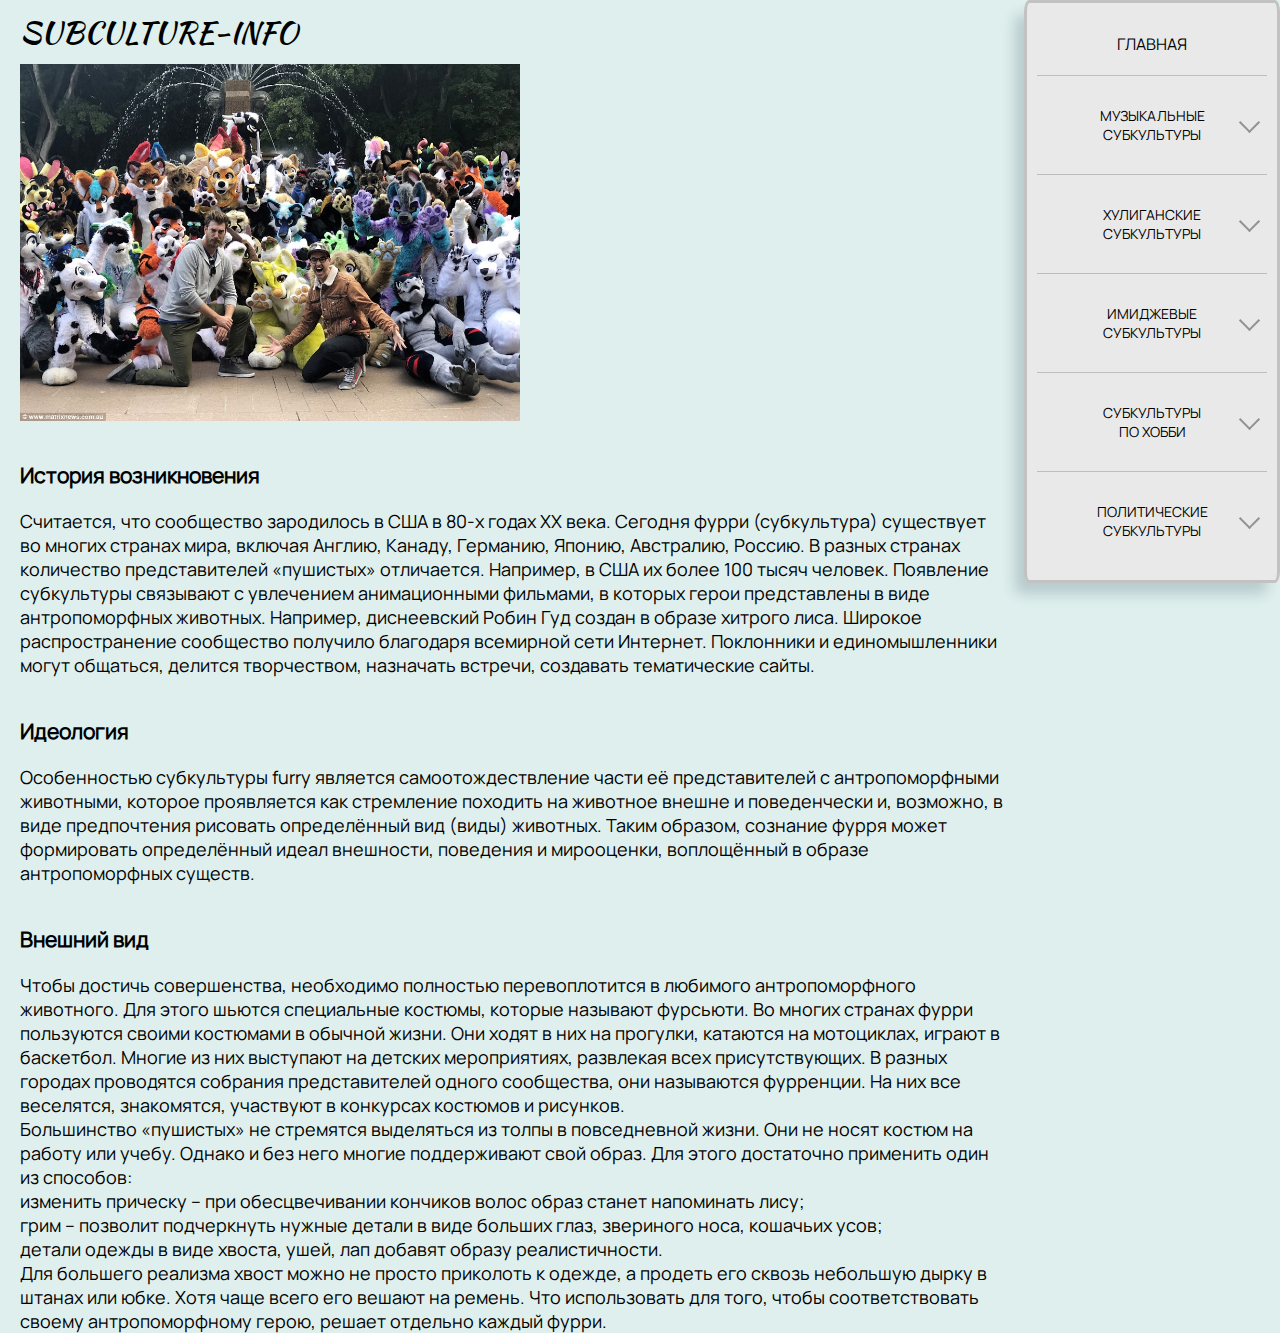
<file: pages/hobby/furri/index.html>
<!DOCTYPE html>
<html lang="en">
<head>
	<meta name="viewport" content="width=device-width initial-scale=1">
	<meta charset="UTF-8">
	<title>Фурри</title>
	<link rel="stylesheet" href="../../сss/main.css">
</head>
<body>
<div class="wrapper">
	<header class="header">
			<div class="logo">
				subculture-info
			</div>	

			<div class="menu-toggle">
				<div class="toggle">
		
				</div>
			</div>
	</header>


			<div class="sidebar">
		<a href="../../homepage/homepage.html" class="home-link">Главная</a>
		<button class="menu-button "><span class="btn-text">Музыкальные <p>субкультуры</p></span></button>
			<div class="list ">
				<div class='list-item'><a href='../../musical/alternative/alternative.html'>Альтернативщики</a></div>
				<div class='list-item'><a href="../../musical/got/got.html">Готы</a></div>
				<div class='list-item'><a href="../../musical/metall/index.html">Металлисты</a></div>
				<div class='list-item'><a href="../../musical/punk/index.html">Панки</a></div>
				<div class='list-item'><a href="../../musical/rock/index.html">Рокеры</a></div>
				<div class='list-item'><a href="../../musical/hip-hop/index.html">Хип-хоп (рэперы)</a></div>
				<div class='list-item'><a href="../../musical/emo/emo.html">Эмо</a></div>
				<div class='list-item'><a href="../../musical/folk/folk.html">Фолкеры</a></div>
				<div class='list-item'><a href="../../musical/rave/index.html">Рейверы</a></div>
			</div>
		
		<button class="menu-button"><span class="btn-text">Хулиганские <p>субкультуры</p></span></button>
			<div class="list ">

				<div class='list-item'><a href="../../hooligan/gopniki/index.html">Гопники</a></div>
				<div class='list-item'><a href="../../hooligan/ultras/index.html">Ультрас</a></div>
				<div class='list-item'><a href="../../hooligan/football/index.html">Футбольные хулиганы</a></div>
				<div class='list-item'><a href="../../hooligan/offniki/index.html">Офники</a></div>
			</div>
		<button class="menu-button"><span class="btn-text">Имиджевые <p>субкультуры</p></span></button>
			<div class="list ">
				<div class='list-item'><a href="../../fashion/visualkei/index.html">Visualkei </a></div>
				<div class='list-item'> <a href="../../fashion/cybergot/index.html">Кибер-готы</a></div>
				<div class='list-item'><a href="../../fashion/cosplay/index.html">Косплей</a></div>
				<div class='list-item'><a href="../../fashion/teddy/index.html">Тедди-бои</a></div>
				<div class='list-item'><a href="../../fashion/freaks/index.html">Фрики</a></div>
			</div>
		
		<button class="menu-button"><span class="btn-text">Субкультуры  <p>по хобби</p></span></button>
			<div class="list ">
				<div class='list-item'><a href="../baiker/index.html">Байкеры</a></div>
				<div class='list-item'> <a href="../raiter/index.html">Райтеры</a></div>
				<div class='list-item'><a href="../traicer/index.html">Трейсеры</a></div>
				<div class='list-item'><a href="../hacker/index.html">Хакеры</a></div>
				<div class='list-item'><a href="../otaku/index.html">Отаку</a></div>
				<div class='list-item'><a href="../gamer/index.html">Геймеры</a></div>
				<div class='list-item'><a href="../furri/index.html">Фурри</a></div>
			</div>
		
		<button class="menu-button"><span class="btn-text">Политические<p>субкультуры</p></span></button>
			<div class="list ">
				<div class='list-item'><a href="../../political/anarch-punk/anarch-punk.html">Анархо-панки</a></div>
				<div class='list-item'><a href="../../political/antifa/index.html">Антифа</a></div>
				<div class='list-item'><a href="../../political/sharpskin/index.html">SHARP-скинхеды</a></div>
				<div class='list-item'><a href="../../political/hcskin/index.html">НС-скинхеды</a></div>
				<div class='list-item'><a href="../../political/newage/index.html">Нью-Эйдж</a></div>
				<div class='list-item'><a href="../../political/Straight edge/index.html">Стрейт-Эйджеры</a></div>
				<div class='list-item'><a href="../../political/hipsters/index.html">Хипстеры</a></div>
				<div class='list-item'><a href="../../political/yuppi/index.html">Яппи</a></div>

			</div>
		</div>

		<div class="container">
			<div class="intro">
				<div class="intro-header">
					<img src="4EA32F9C00000578-6001887-image-a-3_1532775002185.jpg" alt="image" class="sub-img">
					<div class="nav">
						<div class="nav-item">
							<a href="#history" class="nav-link first-link">История возникновения</a>
						</div>
						
						<div class="nav-item">
							<a href="#ideology" class="nav-link">Идеология</a>
						</div>
						
						<div class="nav-item">
							<a href="#visual" class="nav-link">Внешний вид</a>
						</div>
					</div>
				</div>



				<div class="text-description" id='history'>
						<h3 class="text-title">История возникновения</h3>

							Считается, что сообщество зародилось в США в 80-х годах ХХ века. Сегодня фурри (субкультура) существует во многих странах мира, включая Англию, Канаду, Германию, Японию, Австралию, Россию. В разных странах количество представителей «пушистых» отличается. Например, в США их более 100 тысяч человек. Появление субкультуры связывают с увлечением анимационными фильмами, в которых герои представлены в виде антропоморфных животных. Например, диснеевский Робин Гуд создан в образе хитрого лиса.
							Широкое распространение сообщество получило благодаря всемирной сети Интернет. Поклонники и единомышленники могут общаться, делится творчеством, назначать встречи, создавать тематические сайты.


				
				<div class="text-description" id='ideology'>
						<h3 class="text-title">Идеология</h3>

							Особенностью субкультуры furry является самоотождествление части её представителей с антропоморфными животными, которое проявляется как стремление походить на животное внешне и поведенчески и, возможно, в виде предпочтения рисовать определённый вид (виды) животных. Таким образом, сознание фурря может формировать определённый идеал внешности, поведения и мирооценки, воплощённый в образе антропоморфных существ.
				</div>



				<div class="text-description" id='visual'>
						<h3 class="text-title">Внешний вид</h3>


						Чтобы достичь совершенства, необходимо полностью перевоплотится в любимого антропоморфного животного. Для этого шьются специальные костюмы, которые называют фурсьюти. Во многих странах фурри пользуются своими костюмами в обычной жизни. Они ходят в них на прогулки, катаются на мотоциклах, играют в баскетбол. Многие из них выступают на детских мероприятиях, развлекая всех присутствующих. В разных городах проводятся собрания представителей одного сообщества, они называются фурренции. На них все веселятся, знакомятся, участвуют в конкурсах костюмов и рисунков.


						<p>Большинство «пушистых» не стремятся выделяться из толпы в повседневной жизни. Они не носят костюм на работу или учебу. Однако и без него многие поддерживают свой образ. Для этого достаточно применить один из способов: </p>

						<p>изменить прическу – при обесцвечивании кончиков волос образ станет напоминать лису;</p>
						<p>грим – позволит подчеркнуть нужные детали в виде больших глаз, звериного носа, кошачьих усов; </p>
						<p>детали одежды в виде хвоста, ушей, лап добавят образу реалистичности.</p>
						<p>Для большего реализма хвост можно не просто приколоть к одежде, а продеть его сквозь небольшую дырку в штанах или юбке. Хотя чаще всего его вешают на ремень. Что использовать для того, чтобы соответствовать своему антропоморфному герою, решает отдельно каждый фурри.</p>
				</div>

			</div>

		</div>
	</div>	
	<script src="../../js/app.js"></script>
</body>
</html>
</file>
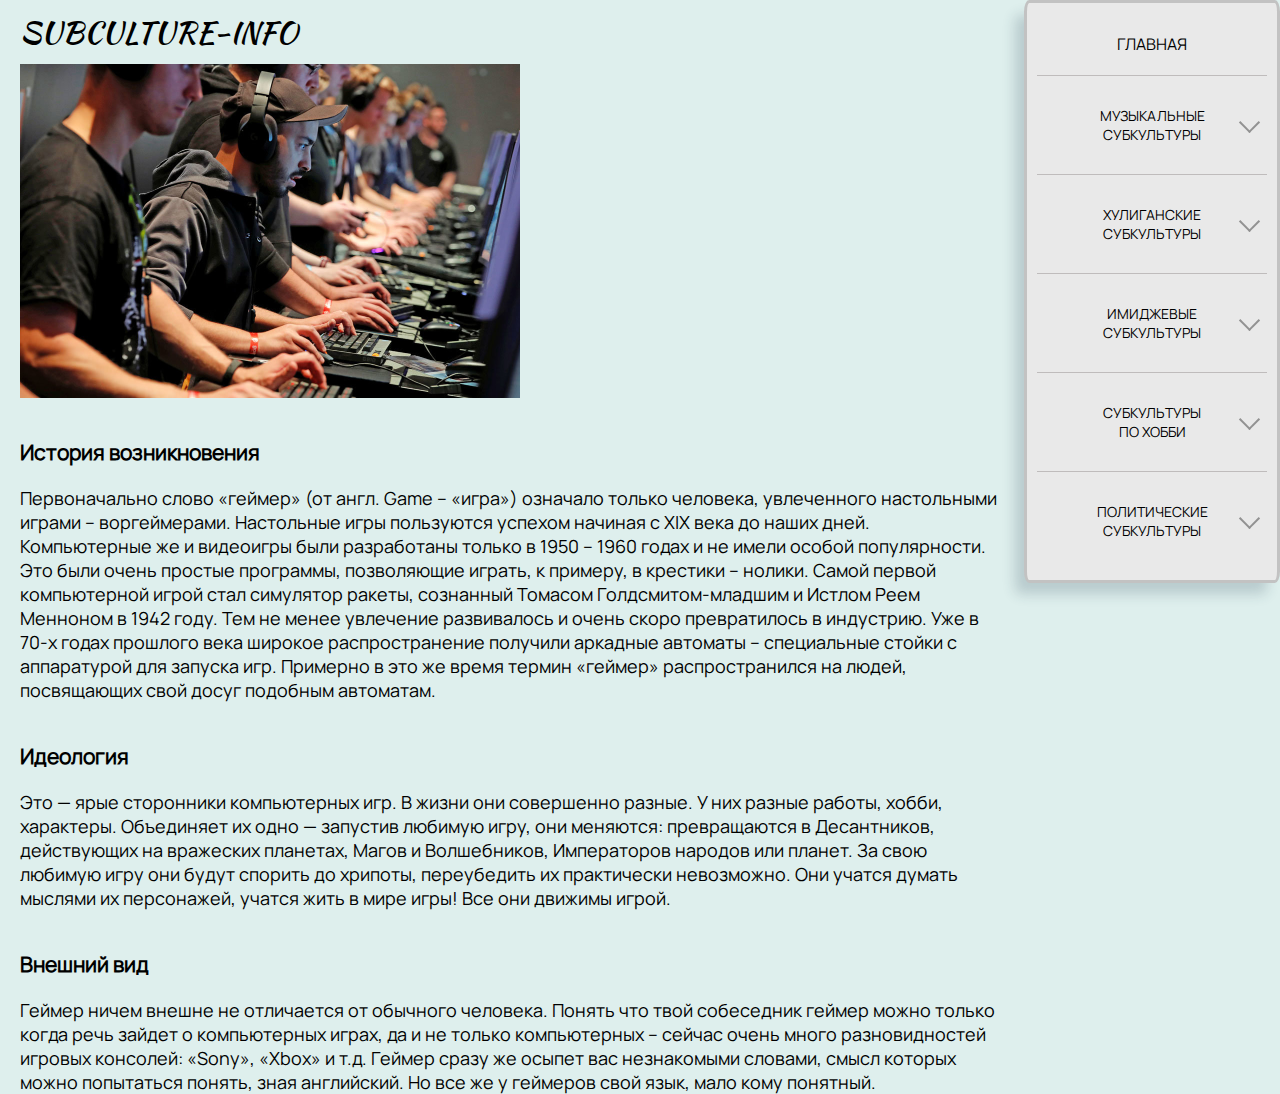
<file: pages/hobby/gamer/index.html>
<!DOCTYPE html>
<html lang="en">
<head>
	<meta name="viewport" content="width=device-width initial-scale=1">
	<meta charset="UTF-8">
	<title>Геймеры</title>
	<link rel="stylesheet" href="../../сss/main.css">
</head>
<body>
<div class="wrapper">
	<header class="header">
			<div class="logo">
				subculture-info
			</div>	

			<div class="menu-toggle">
				<div class="toggle">
		
				</div>
			</div>
	</header>


			<div class="sidebar">
		<a href="../../homepage/homepage.html" class="home-link">Главная</a>
		<button class="menu-button "><span class="btn-text">Музыкальные <p>субкультуры</p></span></button>
			<div class="list ">
				<div class='list-item'><a href='../../musical/alternative/alternative.html'>Альтернативщики</a></div>
				<div class='list-item'><a href="../../musical/got/got.html">Готы</a></div>
				<div class='list-item'><a href="../../musical/metall/index.html">Металлисты</a></div>
				<div class='list-item'><a href="../../musical/punk/index.html">Панки</a></div>
				<div class='list-item'><a href="../../musical/rock/index.html">Рокеры</a></div>
				<div class='list-item'><a href="../../musical/hip-hop/index.html">Хип-хоп (рэперы)</a></div>
				<div class='list-item'><a href="../../musical/emo/emo.html">Эмо</a></div>
				<div class='list-item'><a href="../../musical/folk/folk.html">Фолкеры</a></div>
				<div class='list-item'><a href="../../musical/rave/index.html">Рейверы</a></div>
			</div>
		
		<button class="menu-button"><span class="btn-text">Хулиганские <p>субкультуры</p></span></button>
			<div class="list ">

				<div class='list-item'><a href="../../hooligan/gopniki/index.html">Гопники</a></div>
				<div class='list-item'><a href="../../hooligan/ultras/index.html">Ультрас</a></div>
				<div class='list-item'><a href="../../hooligan/football/index.html">Футбольные хулиганы</a></div>
				<div class='list-item'><a href="../../hooligan/offniki/index.html">Офники</a></div>
			</div>
		<button class="menu-button"><span class="btn-text">Имиджевые <p>субкультуры</p></span></button>
			<div class="list ">
				<div class='list-item'><a href="../../fashion/visualkei/index.html">Visualkei </a></div>
				<div class='list-item'> <a href="../../fashion/cybergot/index.html">Кибер-готы</a></div>
				<div class='list-item'><a href="../../fashion/cosplay/index.html">Косплей</a></div>
				<div class='list-item'><a href="../../fashion/teddy/index.html">Тедди-бои</a></div>
				<div class='list-item'><a href="../../fashion/freaks/index.html">Фрики</a></div>
			</div>
		
		<button class="menu-button"><span class="btn-text">Субкультуры  <p>по хобби</p></span></button>
			<div class="list ">
				<div class='list-item'><a href="../baiker/index.html">Байкеры</a></div>
				<div class='list-item'> <a href="../raiter/index.html">Райтеры</a></div>
				<div class='list-item'><a href="../traicer/index.html">Трейсеры</a></div>
				<div class='list-item'><a href="../hacker/index.html">Хакеры</a></div>
				<div class='list-item'><a href="../otaku/index.html">Отаку</a></div>
				<div class='list-item'><a href="../gamer/index.html">Геймеры</a></div>
				<div class='list-item'><a href="../furri/index.html">Фурри</a></div>
			</div>
		
		<button class="menu-button"><span class="btn-text">Политические<p>субкультуры</p></span></button>
			<div class="list ">
				<div class='list-item'><a href="../../political/anarch-punk/anarch-punk.html">Анархо-панки</a></div>
				<div class='list-item'><a href="../../political/antifa/index.html">Антифа</a></div>
				<div class='list-item'><a href="../../political/sharpskin/index.html">SHARP-скинхеды</a></div>
				<div class='list-item'><a href="../../political/hcskin/index.html">НС-скинхеды</a></div>
				<div class='list-item'><a href="../../political/newage/index.html">Нью-Эйдж</a></div>
				<div class='list-item'><a href="../../political/Straight edge/index.html">Стрейт-Эйджеры</a></div>
				<div class='list-item'><a href="../../political/hipsters/index.html">Хипстеры</a></div>
				<div class='list-item'><a href="../../political/yuppi/index.html">Яппи</a></div>

			</div>
		</div>

		<div class="container">
			<div class="intro">
				<div class="intro-header">
					<img src="RTS1D015_d_850.jpg" alt="image" class="sub-img">
					<div class="nav">
						<div class="nav-item">
							<a href="#history" class="nav-link first-link">История возникновения</a>
						</div>
						
						<div class="nav-item">
							<a href="#ideology" class="nav-link">Идеология</a>
						</div>
						
						<div class="nav-item">
							<a href="#visual" class="nav-link">Внешний вид</a>
						</div>
					</div>
				</div>



				<div class="text-description" id='history'>
						<h3 class="text-title">История возникновения</h3>

							Первоначально слово «геймер» (от англ. Game – «игра») означало только человека, увлеченного настольными играми – воргеймерами. Настольные игры пользуются успехом начиная с XIX века до наших дней. Компьютерные же и видеоигры были разработаны только в 1950 – 1960 годах и не имели особой популярности. Это были очень простые программы, позволяющие играть, к примеру, в крестики – нолики. Самой первой компьютерной игрой стал симулятор ракеты, сознанный Томасом Голдсмитом-младшим и Истлом Реем Менноном в 1942 году. Тем не менее увлечение развивалось и очень скоро превратилось в индустрию. Уже в 70-х годах прошлого века широкое распространение получили аркадные автоматы – специальные стойки с аппаратурой для запуска игр. Примерно в это же время термин «геймер» распространился на людей, посвящающих свой досуг подобным автоматам.


				
				<div class="text-description" id='ideology'>
						<h3 class="text-title">Идеология</h3>

							Это — ярые сторонники компьютерных игр. В жизни  они совершенно разные. У них разные работы, хобби, характеры. Объединяет их одно — запустив любимую игру, они  меняются: превращаются в Десантников, действующих на вражеских планетах, Магов и Волшебников, Императоров  народов или планет. За свою любимую  игру они будут спорить до хрипоты, переубедить их практически невозможно. Они учатся думать мыслями их персонажей, учатся жить в мире игры! Все они  движимы игрой.
				</div>



				<div class="text-description" id='visual'>
						<h3 class="text-title">Внешний вид</h3>


						Геймер ничем внешне не отличается от обычного человека. Понять что твой собеседник геймер можно только когда речь зайдет о компьютерных играх, да и не только компьютерных – сейчас очень много разновидностей игровых консолей: «Sony», «Xbox» и т.д. Геймер сразу же осыпет вас незнакомыми словами, смысл которых можно попытаться понять, зная английский. Но все же у геймеров свой язык, мало кому понятный.
				</div>

			</div>

		</div>
	</div>	
	<script src="../../js/app.js"></script>
</body>
</html>
</file>
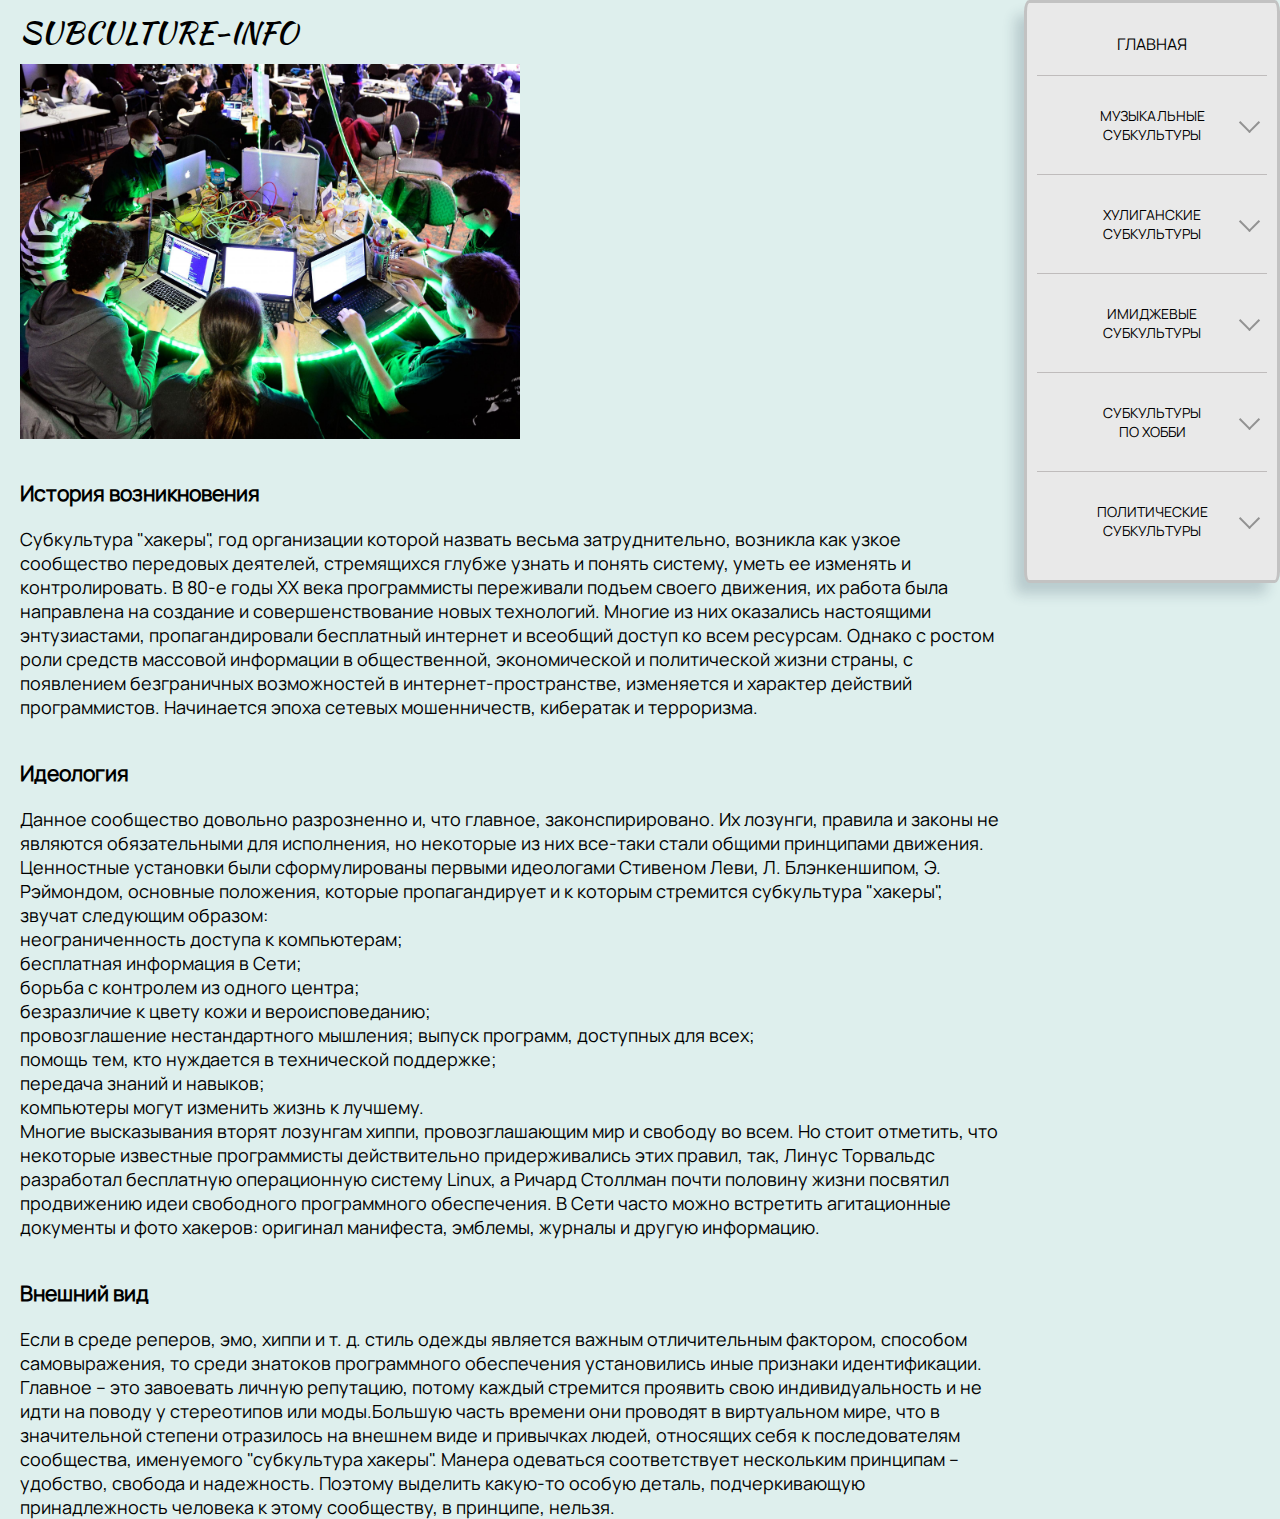
<file: pages/hobby/hacker/index.html>
<!DOCTYPE html>
<html lang="en">
<head>
	<meta name="viewport" content="width=device-width initial-scale=1">
	<meta charset="UTF-8">
	<title>Хакеры</title>
	<link rel="stylesheet" href="../../сss/main.css">
</head>
<body>
<div class="wrapper">
	<header class="header">
			<div class="logo">
				subculture-info
			</div>	

			<div class="menu-toggle">
				<div class="toggle">
		
				</div>
			</div>
	</header>


			<div class="sidebar">
		<a href="../../homepage/homepage.html" class="home-link">Главная</a>
		<button class="menu-button "><span class="btn-text">Музыкальные <p>субкультуры</p></span></button>
			<div class="list ">
				<div class='list-item'><a href='../../musical/alternative/alternative.html'>Альтернативщики</a></div>
				<div class='list-item'><a href="../../musical/got/got.html">Готы</a></div>
				<div class='list-item'><a href="../../musical/metall/index.html">Металлисты</a></div>
				<div class='list-item'><a href="../../musical/punk/index.html">Панки</a></div>
				<div class='list-item'><a href="../../musical/rock/index.html">Рокеры</a></div>
				<div class='list-item'><a href="../../musical/hip-hop/index.html">Хип-хоп (рэперы)</a></div>
				<div class='list-item'><a href="../../musical/emo/emo.html">Эмо</a></div>
				<div class='list-item'><a href="../../musical/folk/folk.html">Фолкеры</a></div>
				<div class='list-item'><a href="../../musical/rave/index.html">Рейверы</a></div>
			</div>
		
		<button class="menu-button"><span class="btn-text">Хулиганские <p>субкультуры</p></span></button>
			<div class="list ">

				<div class='list-item'><a href="../../hooligan/gopniki/index.html">Гопники</a></div>
				<div class='list-item'><a href="../../hooligan/ultras/index.html">Ультрас</a></div>
				<div class='list-item'><a href="../../hooligan/football/index.html">Футбольные хулиганы</a></div>
				<div class='list-item'><a href="../../hooligan/offniki/index.html">Офники</a></div>
			</div>
		<button class="menu-button"><span class="btn-text">Имиджевые <p>субкультуры</p></span></button>
			<div class="list ">
				<div class='list-item'><a href="../../fashion/visualkei/index.html">Visualkei </a></div>
				<div class='list-item'> <a href="../../fashion/cybergot/index.html">Кибер-готы</a></div>
				<div class='list-item'><a href="../../fashion/cosplay/index.html">Косплей</a></div>
				<div class='list-item'><a href="../../fashion/teddy/index.html">Тедди-бои</a></div>
				<div class='list-item'><a href="../../fashion/freaks/index.html">Фрики</a></div>
			</div>
		
		<button class="menu-button"><span class="btn-text">Субкультуры  <p>по хобби</p></span></button>
			<div class="list ">
				<div class='list-item'><a href="../baiker/index.html">Байкеры</a></div>
				<div class='list-item'> <a href="../raiter/index.html">Райтеры</a></div>
				<div class='list-item'><a href="../traicer/index.html">Трейсеры</a></div>
				<div class='list-item'><a href="../hacker/index.html">Хакеры</a></div>
				<div class='list-item'><a href="../otaku/index.html">Отаку</a></div>
				<div class='list-item'><a href="../gamer/index.html">Геймеры</a></div>
				<div class='list-item'><a href="../furri/index.html">Фурри</a></div>
			</div>
		
		<button class="menu-button"><span class="btn-text">Политические<p>субкультуры</p></span></button>
			<div class="list ">
				<div class='list-item'><a href="../../political/anarch-punk/anarch-punk.html">Анархо-панки</a></div>
				<div class='list-item'><a href="../../political/antifa/index.html">Антифа</a></div>
				<div class='list-item'><a href="../../political/sharpskin/index.html">SHARP-скинхеды</a></div>
				<div class='list-item'><a href="../../political/hcskin/index.html">НС-скинхеды</a></div>
				<div class='list-item'><a href="../../political/newage/index.html">Нью-Эйдж</a></div>
				<div class='list-item'><a href="../../political/Straight edge/index.html">Стрейт-Эйджеры</a></div>
				<div class='list-item'><a href="../../political/hipsters/index.html">Хипстеры</a></div>
				<div class='list-item'><a href="../../political/yuppi/index.html">Яппи</a></div>

			</div>
		</div>

		<div class="container">
			<div class="intro">
				<div class="intro-header">
					<img src="safe_image.jpg" alt="image" class="sub-img">
					<div class="nav">
						<div class="nav-item">
							<a href="#history" class="nav-link first-link">История возникновения</a>
						</div>
						
						<div class="nav-item">
							<a href="#ideology" class="nav-link">Идеология</a>
						</div>
						
						<div class="nav-item">
							<a href="#visual" class="nav-link">Внешний вид</a>
						</div>
					</div>
				</div>



				<div class="text-description" id='history'>
						<h3 class="text-title">История возникновения</h3>

							Субкультура "хакеры", год организации которой назвать весьма затруднительно, возникла как узкое сообщество передовых деятелей, стремящихся глубже узнать и понять систему, уметь ее изменять и контролировать. В 80-е годы ХХ века программисты переживали подъем своего движения, их работа была направлена на создание и совершенствование новых технологий. Многие из них оказались настоящими энтузиастами, пропагандировали бесплатный интернет и всеобщий доступ ко всем ресурсам. Однако с ростом роли средств массовой информации в общественной, экономической и политической жизни страны, с появлением безграничных возможностей в интернет-пространстве, изменяется и характер действий программистов. Начинается эпоха сетевых мошенничеств, кибератак и терроризма.


				
				<div class="text-description" id='ideology'>
						<h3 class="text-title">Идеология</h3>

						<p>	Данное сообщество довольно разрозненно и, что главное, законспирировано. Их лозунги, правила и законы не являются обязательными для исполнения, но некоторые из них все-таки стали общими принципами движения. Ценностные установки были сформулированы первыми идеологами Стивеном Леви, Л. Блэнкеншипом, Э. Рэймондом, основные положения, которые пропагандирует и к которым стремится субкультура "хакеры", звучат следующим образом:</p>	

						<p>неограниченность доступа к компьютерам;</p>	
						<p>бесплатная информация в Сети;</p>	
						<p>борьба с контролем из одного центра;</p>	
						<p>безразличие к цвету кожи и вероисповеданию;</p>	
						<p>провозглашение нестандартного мышления; выпуск программ, доступных для всех;</p>	
						<p>помощь тем, кто нуждается в технической поддержке;</p>	
						<p>передача знаний и навыков; </p>	
						<p>компьютеры могут изменить жизнь к лучшему.</p>	


						<p>	Многие высказывания вторят лозунгам хиппи, провозглашающим мир и свободу во всем. Но стоит отметить, что некоторые известные программисты действительно придерживались этих правил, так, Линус Торвальдс разработал бесплатную операционную систему Linux, а Ричард Столлман почти половину жизни посвятил продвижению идеи свободного программного обеспечения. В Сети часто можно встретить агитационные документы и фото хакеров: оригинал манифеста, эмблемы, журналы и другую информацию.</p>	
				</div>



				<div class="text-description" id='visual'>
						<h3 class="text-title">Внешний вид</h3>


						Если в среде реперов, эмо, хиппи и т. д. стиль одежды является важным отличительным фактором, способом самовыражения, то среди знатоков программного обеспечения установились иные признаки идентификации. Главное – это завоевать личную репутацию, потому каждый стремится проявить свою индивидуальность и не идти на поводу у стереотипов или моды.Большую часть времени они проводят в виртуальном мире, что в значительной степени отразилось на внешнем виде и привычках людей, относящих себя к последователям сообщества, именуемого "субкультура хакеры". Манера одеваться соответствует нескольким принципам – удобство, свобода и надежность. Поэтому выделить какую-то особую деталь, подчеркивающую принадлежность человека к этому сообществу, в принципе, нельзя. 
				</div>

			</div>

		</div>
	</div>	
	<script src="../../js/app.js"></script>
</body>
</html>
</file>
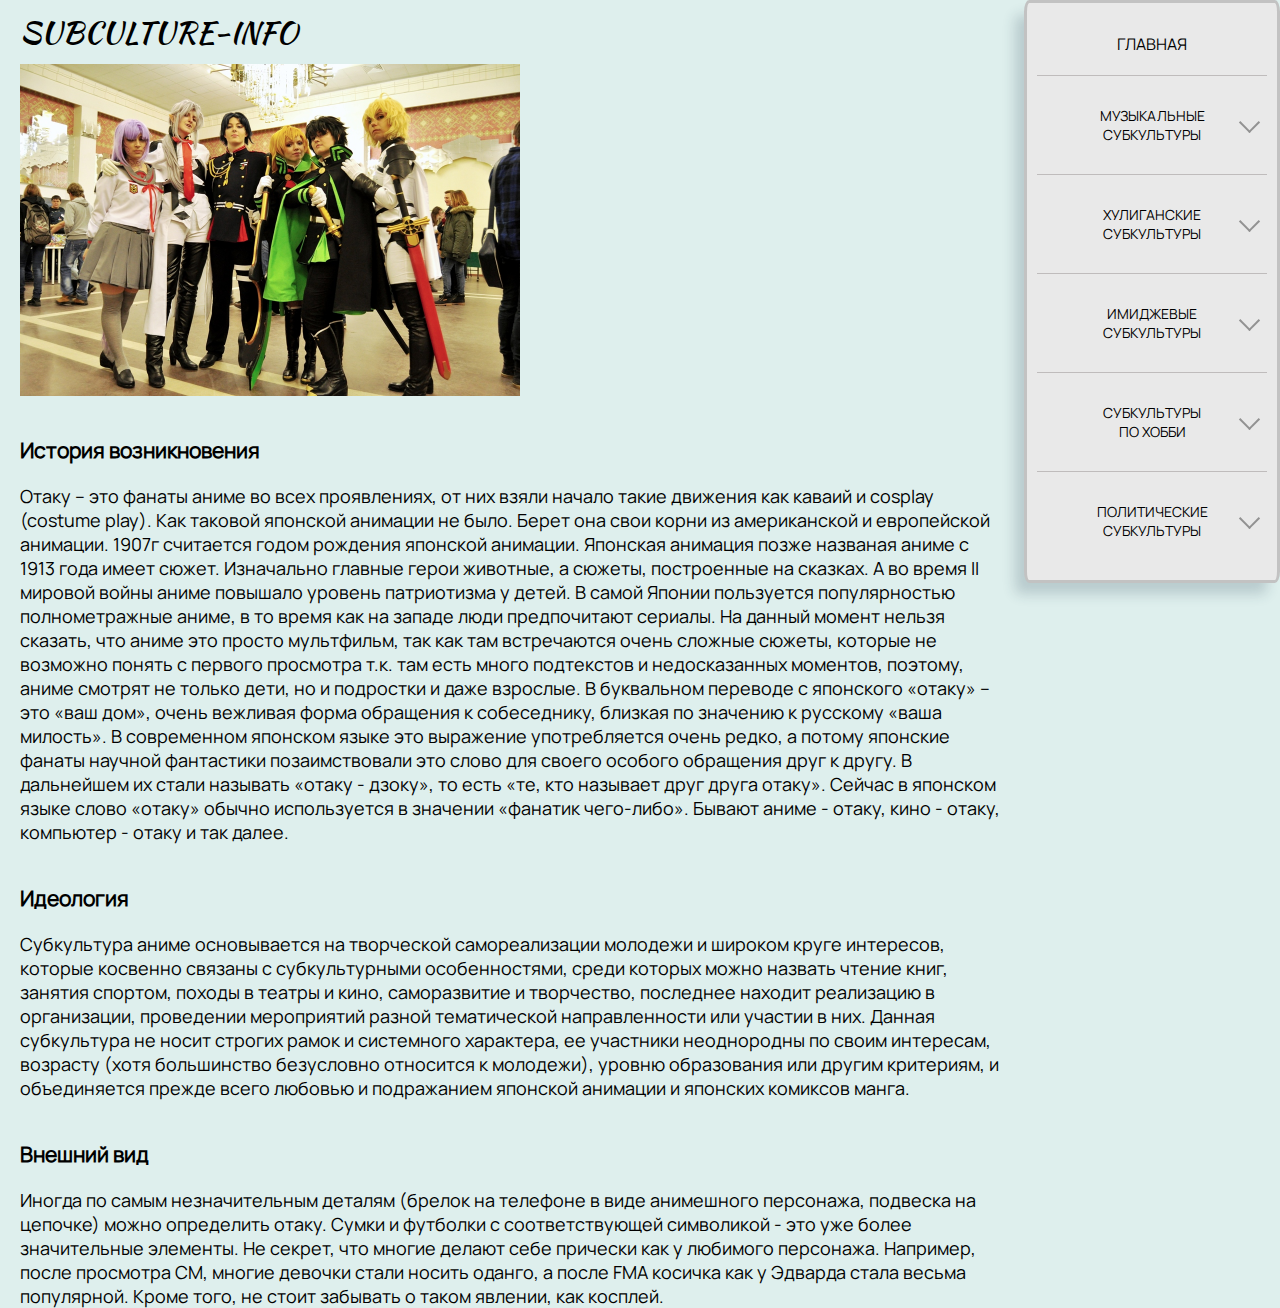
<file: pages/hobby/otaku/index.html>
<!DOCTYPE html>
<html lang="en">
<head>
	<meta name="viewport" content="width=device-width initial-scale=1">
	<meta charset="UTF-8">
	<title>Отаку</title>
	<link rel="stylesheet" href="../../сss/main.css">
</head>
<body>
<div class="wrapper">
	<header class="header">
			<div class="logo">
				subculture-info
			</div>	

			<div class="menu-toggle">
				<div class="toggle">
		
				</div>
			</div>
	</header>


			<div class="sidebar">
		<a href="../../homepage/homepage.html" class="home-link">Главная</a>
		<button class="menu-button "><span class="btn-text">Музыкальные <p>субкультуры</p></span></button>
			<div class="list ">
				<div class='list-item'><a href='../../musical/alternative/alternative.html'>Альтернативщики</a></div>
				<div class='list-item'><a href="../../musical/got/got.html">Готы</a></div>
				<div class='list-item'><a href="../../musical/metall/index.html">Металлисты</a></div>
				<div class='list-item'><a href="../../musical/punk/index.html">Панки</a></div>
				<div class='list-item'><a href="../../musical/rock/index.html">Рокеры</a></div>
				<div class='list-item'><a href="../../musical/hip-hop/index.html">Хип-хоп (рэперы)</a></div>
				<div class='list-item'><a href="../../musical/emo/emo.html">Эмо</a></div>
				<div class='list-item'><a href="../../musical/folk/folk.html">Фолкеры</a></div>
				<div class='list-item'><a href="../../musical/rave/index.html">Рейверы</a></div>
			</div>
		
		<button class="menu-button"><span class="btn-text">Хулиганские <p>субкультуры</p></span></button>
			<div class="list ">

				<div class='list-item'><a href="../../hooligan/gopniki/index.html">Гопники</a></div>
				<div class='list-item'><a href="../../hooligan/ultras/index.html">Ультрас</a></div>
				<div class='list-item'><a href="../../hooligan/football/index.html">Футбольные хулиганы</a></div>
				<div class='list-item'><a href="../../hooligan/offniki/index.html">Офники</a></div>
			</div>
		<button class="menu-button"><span class="btn-text">Имиджевые <p>субкультуры</p></span></button>
			<div class="list ">
				<div class='list-item'><a href="../../fashion/visualkei/index.html">Visualkei </a></div>
				<div class='list-item'> <a href="../../fashion/cybergot/index.html">Кибер-готы</a></div>
				<div class='list-item'><a href="../../fashion/cosplay/index.html">Косплей</a></div>
				<div class='list-item'><a href="../../fashion/teddy/index.html">Тедди-бои</a></div>
				<div class='list-item'><a href="../../fashion/freaks/index.html">Фрики</a></div>
			</div>
		
		<button class="menu-button"><span class="btn-text">Субкультуры  <p>по хобби</p></span></button>
			<div class="list ">
				<div class='list-item'><a href="../baiker/index.html">Байкеры</a></div>
				<div class='list-item'> <a href="../raiter/index.html">Райтеры</a></div>
				<div class='list-item'><a href="../traicer/index.html">Трейсеры</a></div>
				<div class='list-item'><a href="../hacker/index.html">Хакеры</a></div>
				<div class='list-item'><a href="../otaku/index.html">Отаку</a></div>
				<div class='list-item'><a href="../gamer/index.html">Геймеры</a></div>
				<div class='list-item'><a href="../furri/index.html">Фурри</a></div>
			</div>
		
		<button class="menu-button"><span class="btn-text">Политические<p>субкультуры</p></span></button>
			<div class="list ">
				<div class='list-item'><a href="../../political/anarch-punk/anarch-punk.html">Анархо-панки</a></div>
				<div class='list-item'><a href="../../political/antifa/index.html">Антифа</a></div>
				<div class='list-item'><a href="../../political/sharpskin/index.html">SHARP-скинхеды</a></div>
				<div class='list-item'><a href="../../political/hcskin/index.html">НС-скинхеды</a></div>
				<div class='list-item'><a href="../../political/newage/index.html">Нью-Эйдж</a></div>
				<div class='list-item'><a href="../../political/Straight edge/index.html">Стрейт-Эйджеры</a></div>
				<div class='list-item'><a href="../../political/hipsters/index.html">Хипстеры</a></div>
				<div class='list-item'><a href="../../political/yuppi/index.html">Яппи</a></div>

			</div>
		</div>

		<div class="container">
			<div class="intro">
				<div class="intro-header">
					<img src="31.jpg" alt="image" class="sub-img">
					<div class="nav">
						<div class="nav-item">
							<a href="#history" class="nav-link first-link">История возникновения</a>
						</div>
						
						<div class="nav-item">
							<a href="#ideology" class="nav-link">Идеология</a>
						</div>
						
						<div class="nav-item">
							<a href="#visual" class="nav-link">Внешний вид</a>
						</div>
					</div>
				</div>



				<div class="text-description" id='history'>
						<h3 class="text-title">История возникновения</h3>

							Отаку – это фанаты аниме во всех проявлениях, от них взяли начало такие движения как каваий и cosplay (costume play).

							Как таковой японской анимации не было. Берет она свои корни из американской и европейской анимации. 1907г считается годом рождения японской анимации. Японская анимация позже названая аниме с 1913 года имеет сюжет. Изначально главные герои животные, а сюжеты, построенные на сказках. А во время II мировой войны аниме повышало уровень патриотизма у детей. В самой Японии пользуется популярностью полнометражные аниме, в то время как на западе люди предпочитают сериалы. На данный момент нельзя сказать, что аниме это просто мультфильм, так как там встречаются очень сложные сюжеты, которые не возможно понять с первого просмотра т.к. там есть много подтекстов и недосказанных моментов, поэтому, аниме смотрят не только дети, но и подростки и даже взрослые.

							В буквальном переводе с японского «отаку» – это «ваш дом», очень вежливая форма обращения к собеседнику, близкая по значению к русскому «ваша милость».

							В современном японском языке это выражение употребляется очень редко, а потому японские фанаты научной фантастики позаимствовали это слово для своего особого обращения друг к другу. В дальнейшем их стали называть «отаку - дзоку», то есть «те, кто называет друг друга отаку». Сейчас в японском языке слово «отаку» обычно используется в значении «фанатик чего-либо». Бывают аниме - отаку, кино - отаку, компьютер - отаку и так далее.

							


				
				<div class="text-description" id='ideology'>
						<h3 class="text-title">Идеология</h3>

							Субкультура аниме основывается на творческой самореализации молодежи и широком круге  интересов, которые косвенно связаны с субкультурными особенностями, среди которых можно назвать чтение книг, занятия спортом, походы в театры и кино, саморазвитие и творчество, последнее находит реализацию в организации, проведении мероприятий разной тематической направленности или участии в них. Данная субкультура не носит строгих рамок и системного характера, ее участники неоднородны по своим интересам, возрасту (хотя большинство безусловно относится к молодежи), уровню образования или другим критериям, и объединяется прежде всего любовью и подражанием японской анимации и японских комиксов манга.
				</div>



				<div class="text-description" id='visual'>
						<h3 class="text-title">Внешний вид</h3>


						Иногда по самым незначительным деталям (брелок на телефоне в виде анимешного персонажа, подвеска на цепочке) можно определить отаку. Сумки и футболки с соответствующей символикой - это уже более значительные элементы. Не секрет, что многие делают себе прически как у любимого персонажа. Например, после просмотра СМ, многие девочки стали носить оданго, а после FMA косичка как у Эдварда стала весьма популярной.
						Кроме того, не стоит забывать о таком явлении, как косплей.

				</div>

			</div>

		</div>
	</div>	
	<script src="../../js/app.js"></script>
</body>
</html>
</file>
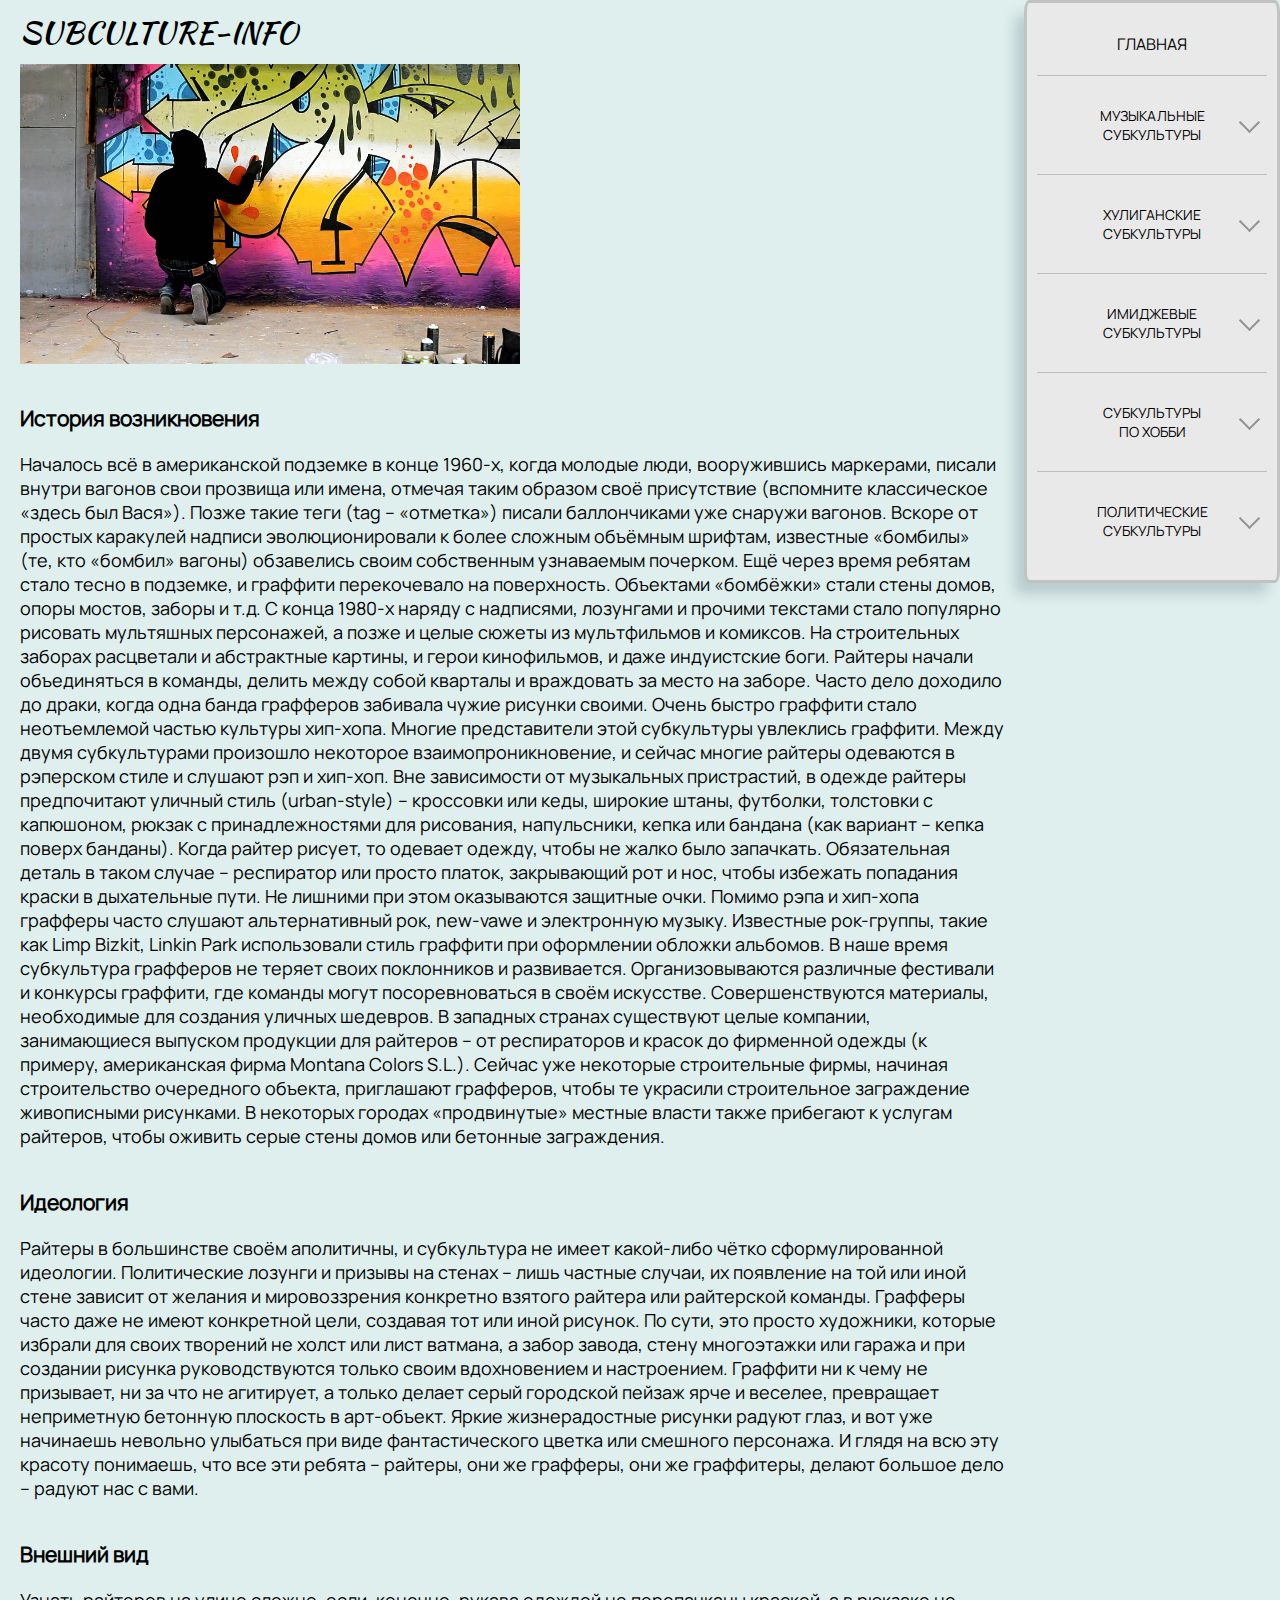
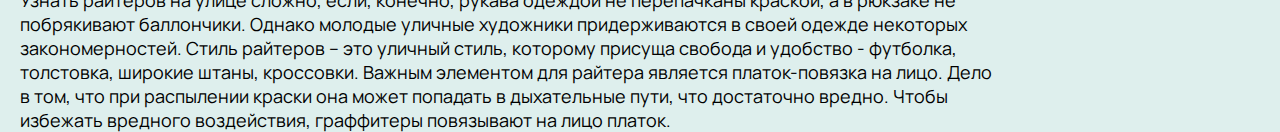
<file: pages/hobby/raiter/index.html>
<!DOCTYPE html>
<html lang="en">
<head>
	<meta name="viewport" content="width=device-width initial-scale=1">
	<meta charset="UTF-8">
	<title>Райтеры</title>
	<link rel="stylesheet" href="../../сss/main.css">
</head>
<body>
<div class="wrapper">
	<header class="header">
			<div class="logo">
				subculture-info
			</div>	

			<div class="menu-toggle">
				<div class="toggle">
		
				</div>
			</div>
	</header>


			<div class="sidebar">
		<a href="../../homepage/homepage.html" class="home-link">Главная</a>
		<button class="menu-button "><span class="btn-text">Музыкальные <p>субкультуры</p></span></button>
			<div class="list ">
				<div class='list-item'><a href='../../musical/alternative/alternative.html'>Альтернативщики</a></div>
				<div class='list-item'><a href="../../musical/got/got.html">Готы</a></div>
				<div class='list-item'><a href="../../musical/metall/index.html">Металлисты</a></div>
				<div class='list-item'><a href="../../musical/punk/index.html">Панки</a></div>
				<div class='list-item'><a href="../../musical/rock/index.html">Рокеры</a></div>
				<div class='list-item'><a href="../../musical/hip-hop/index.html">Хип-хоп (рэперы)</a></div>
				<div class='list-item'><a href="../../musical/emo/emo.html">Эмо</a></div>
				<div class='list-item'><a href="../../musical/folk/folk.html">Фолкеры</a></div>
				<div class='list-item'><a href="../../musical/rave/index.html">Рейверы</a></div>
			</div>
		
		<button class="menu-button"><span class="btn-text">Хулиганские <p>субкультуры</p></span></button>
			<div class="list ">

				<div class='list-item'><a href="../../hooligan/gopniki/index.html">Гопники</a></div>
				<div class='list-item'><a href="../../hooligan/ultras/index.html">Ультрас</a></div>
				<div class='list-item'><a href="../../hooligan/football/index.html">Футбольные хулиганы</a></div>
				<div class='list-item'><a href="../../hooligan/offniki/index.html">Офники</a></div>
			</div>
		<button class="menu-button"><span class="btn-text">Имиджевые <p>субкультуры</p></span></button>
			<div class="list ">
				<div class='list-item'><a href="../../fashion/visualkei/index.html">Visualkei </a></div>
				<div class='list-item'> <a href="../../fashion/cybergot/index.html">Кибер-готы</a></div>
				<div class='list-item'><a href="../../fashion/cosplay/index.html">Косплей</a></div>
				<div class='list-item'><a href="../../fashion/teddy/index.html">Тедди-бои</a></div>
				<div class='list-item'><a href="../../fashion/freaks/index.html">Фрики</a></div>
			</div>
		
		<button class="menu-button"><span class="btn-text">Субкультуры  <p>по хобби</p></span></button>
			<div class="list ">
				<div class='list-item'><a href="../baiker/index.html">Байкеры</a></div>
				<div class='list-item'> <a href="../raiter/index.html">Райтеры</a></div>
				<div class='list-item'><a href="../traicer/index.html">Трейсеры</a></div>
				<div class='list-item'><a href="../hacker/index.html">Хакеры</a></div>
				<div class='list-item'><a href="../otaku/index.html">Отаку</a></div>
				<div class='list-item'><a href="../gamer/index.html">Геймеры</a></div>
				<div class='list-item'><a href="../furri/index.html">Фурри</a></div>
			</div>
		
		<button class="menu-button"><span class="btn-text">Политические<p>субкультуры</p></span></button>
			<div class="list ">
				<div class='list-item'><a href="../../political/anarch-punk/anarch-punk.html">Анархо-панки</a></div>
				<div class='list-item'><a href="../../political/antifa/index.html">Антифа</a></div>
				<div class='list-item'><a href="../../political/sharpskin/index.html">SHARP-скинхеды</a></div>
				<div class='list-item'><a href="../../political/hcskin/index.html">НС-скинхеды</a></div>
				<div class='list-item'><a href="../../political/newage/index.html">Нью-Эйдж</a></div>
				<div class='list-item'><a href="../../political/Straight edge/index.html">Стрейт-Эйджеры</a></div>
				<div class='list-item'><a href="../../political/hipsters/index.html">Хипстеры</a></div>
				<div class='list-item'><a href="../../political/yuppi/index.html">Яппи</a></div>

			</div>
		</div>

		<div class="container">
			<div class="intro">
				<div class="intro-header">
					<img src="pheo_5.jpg" alt="image" class="sub-img">
					<div class="nav">
						<div class="nav-item">
							<a href="#history" class="nav-link first-link">История возникновения</a>
						</div>
						
						<div class="nav-item">
							<a href="#ideology" class="nav-link">Идеология</a>
						</div>
						
						<div class="nav-item">
							<a href="#visual" class="nav-link">Внешний вид</a>
						</div>
					</div>
				</div>



				<div class="text-description" id='history'>
						<h3 class="text-title">История возникновения</h3>

						Началось всё в американской подземке в конце 1960-х, когда молодые люди, вооружившись маркерами, писали внутри вагонов свои прозвища или имена, отмечая таким образом своё присутствие (вспомните классическое «здесь был Вася»). Позже такие теги (tag – «отметка») писали баллончиками уже снаружи вагонов. Вскоре от простых каракулей надписи эволюционировали к более сложным объёмным шрифтам, известные «бомбилы» (те, кто «бомбил» вагоны) обзавелись своим собственным узнаваемым почерком. Ещё через время ребятам стало тесно в подземке, и граффити перекочевало на поверхность. Объектами «бомбёжки» стали стены домов, опоры мостов, заборы и т.д. С конца 1980-х наряду с надписями, лозунгами и прочими текстами стало популярно рисовать мультяшных персонажей, а позже и целые сюжеты из мультфильмов и комиксов. На строительных заборах расцветали и абстрактные картины, и герои кинофильмов, и даже индуистские боги. Райтеры начали объединяться в команды, делить между собой кварталы и враждовать за место на заборе. Часто дело доходило до драки, когда одна банда графферов забивала чужие рисунки своими.

						Очень быстро граффити стало неотъемлемой частью культуры хип-хопа. Многие представители этой субкультуры увлеклись граффити. Между двумя субкультурами произошло некоторое взаимопроникновение, и сейчас многие райтеры одеваются в рэперском стиле и слушают рэп и хип-хоп. Вне зависимости от музыкальных пристрастий, в одежде райтеры предпочитают уличный стиль (urban-style) – кроссовки или кеды, широкие штаны, футболки, толстовки с капюшоном, рюкзак с принадлежностями для рисования, напульсники, кепка или бандана (как вариант – кепка поверх банданы). Когда райтер рисует, то одевает одежду, чтобы не жалко было запачкать. Обязательная деталь в таком случае – респиратор или просто платок, закрывающий рот и нос, чтобы избежать попадания краски в дыхательные пути. Не лишними при этом оказываются защитные очки. Помимо рэпа и хип-хопа графферы часто слушают альтернативный рок, new-vawe и электронную музыку. Известные рок-группы, такие как Limp Bizkit, Linkin Park использовали стиль граффити при оформлении обложки альбомов.

						В наше время субкультура графферов не теряет своих поклонников и развивается. Организовываются различные фестивали и конкурсы граффити, где команды могут посоревноваться в своём искусстве. Совершенствуются материалы, необходимые для создания уличных шедевров. В западных странах существуют целые компании, занимающиеся выпуском продукции для райтеров – от респираторов и красок до фирменной одежды (к примеру, американская фирма Montana Colors S.L.). Сейчас уже некоторые строительные фирмы, начиная строительство очередного объекта, приглашают графферов, чтобы те украсили строительное заграждение живописными рисунками. В некоторых городах «продвинутые» местные власти также прибегают к услугам райтеров, чтобы оживить серые стены домов или бетонные заграждения.


				
				<div class="text-description" id='ideology'>
						<h3 class="text-title">Идеология</h3>

							Райтеры в большинстве своём аполитичны, и субкультура не имеет какой-либо чётко сформулированной идеологии. Политические лозунги и призывы на стенах – лишь частные случаи, их появление на той или иной стене зависит от желания и мировоззрения конкретно взятого райтера или райтерской команды. Графферы часто даже не имеют конкретной цели, создавая тот или иной рисунок. По сути, это просто художники, которые избрали для своих творений не холст или лист ватмана, а забор завода, стену многоэтажки или гаража и при создании рисунка руководствуются только своим вдохновением и настроением. Граффити ни к чему не призывает, ни за что не агитирует, а только делает серый городской пейзаж ярче и веселее, превращает неприметную бетонную плоскость в арт-объект. Яркие жизнерадостные рисунки радуют глаз, и вот уже начинаешь невольно улыбаться при виде фантастического цветка или смешного персонажа. И глядя на всю эту красоту понимаешь, что все эти ребята – райтеры, они же графферы, они же граффитеры, делают большое дело – радуют нас с вами.

				</div>



				<div class="text-description" id='visual'>
						<h3 class="text-title">Внешний вид</h3>


						Узнать райтеров на улице сложно, если, конечно, рукава одеждой не перепачканы краской, а в рюкзаке не побрякивают баллончики. Однако молодые уличные художники придерживаются в своей одежде некоторых закономерностей. Стиль райтеров – это уличный стиль, которому присуща свобода и удобство - футболка, толстовка, широкие штаны, кроссовки. Важным элементом для райтера является платок-повязка на лицо. Дело в том, что при распылении краски она может попадать в дыхательные пути, что достаточно вредно. Чтобы избежать вредного воздействия, граффитеры повязывают на лицо платок.
				</div>

			</div>

		</div>
	</div>	
	<script src="../../js/app.js"></script>
</body>
</html>
</file>
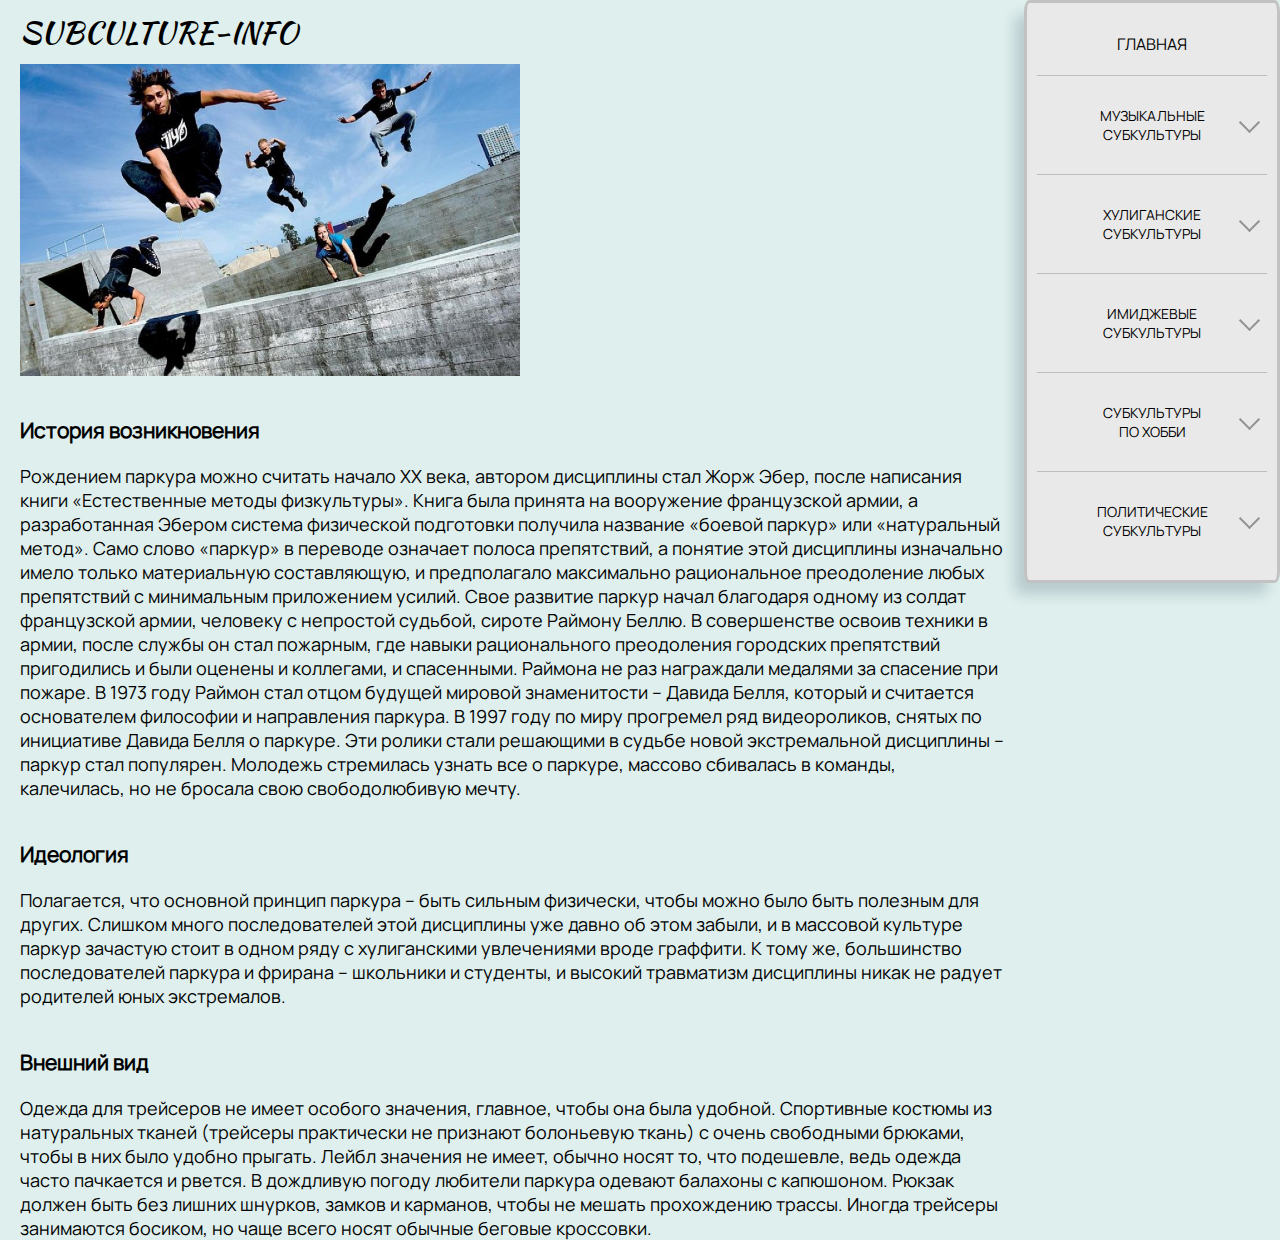
<file: pages/hobby/traicer/index.html>
<!DOCTYPE html>
<html lang="en">
<head>
	<meta name="viewport" content="width=device-width initial-scale=1">
	<meta charset="UTF-8">
	<title>Трейсеры</title>
	<link rel="stylesheet" href="../../сss/main.css">
</head>
<body>
<div class="wrapper">
	<header class="header">
			<div class="logo">
				subculture-info
			</div>	

			<div class="menu-toggle">
				<div class="toggle">
		
				</div>
			</div>
	</header>


			<div class="sidebar">
		<a href="../../homepage/homepage.html" class="home-link">Главная</a>
		<button class="menu-button "><span class="btn-text">Музыкальные <p>субкультуры</p></span></button>
			<div class="list ">
				<div class='list-item'><a href='../../musical/alternative/alternative.html'>Альтернативщики</a></div>
				<div class='list-item'><a href="../../musical/got/got.html">Готы</a></div>
				<div class='list-item'><a href="../../musical/metall/index.html">Металлисты</a></div>
				<div class='list-item'><a href="../../musical/punk/index.html">Панки</a></div>
				<div class='list-item'><a href="../../musical/rock/index.html">Рокеры</a></div>
				<div class='list-item'><a href="../../musical/hip-hop/index.html">Хип-хоп (рэперы)</a></div>
				<div class='list-item'><a href="../../musical/emo/emo.html">Эмо</a></div>
				<div class='list-item'><a href="../../musical/folk/folk.html">Фолкеры</a></div>
				<div class='list-item'><a href="../../musical/rave/index.html">Рейверы</a></div>
			</div>
		
		<button class="menu-button"><span class="btn-text">Хулиганские <p>субкультуры</p></span></button>
			<div class="list ">

				<div class='list-item'><a href="../../hooligan/gopniki/index.html">Гопники</a></div>
				<div class='list-item'><a href="../../hooligan/ultras/index.html">Ультрас</a></div>
				<div class='list-item'><a href="../../hooligan/football/index.html">Футбольные хулиганы</a></div>
				<div class='list-item'><a href="../../hooligan/offniki/index.html">Офники</a></div>
			</div>
		<button class="menu-button"><span class="btn-text">Имиджевые <p>субкультуры</p></span></button>
			<div class="list ">
				<div class='list-item'><a href="../../fashion/visualkei/index.html">Visualkei </a></div>
				<div class='list-item'> <a href="../../fashion/cybergot/index.html">Кибер-готы</a></div>
				<div class='list-item'><a href="../../fashion/cosplay/index.html">Косплей</a></div>
				<div class='list-item'><a href="../../fashion/teddy/index.html">Тедди-бои</a></div>
				<div class='list-item'><a href="../../fashion/freaks/index.html">Фрики</a></div>
			</div>
		
		<button class="menu-button"><span class="btn-text">Субкультуры  <p>по хобби</p></span></button>
			<div class="list ">
				<div class='list-item'><a href="../baiker/index.html">Байкеры</a></div>
				<div class='list-item'> <a href="../raiter/index.html">Райтеры</a></div>
				<div class='list-item'><a href="../traicer/index.html">Трейсеры</a></div>
				<div class='list-item'><a href="../hacker/index.html">Хакеры</a></div>
				<div class='list-item'><a href="../otaku/index.html">Отаку</a></div>
				<div class='list-item'><a href="../gamer/index.html">Геймеры</a></div>
				<div class='list-item'><a href="../furri/index.html">Фурри</a></div>
			</div>
		
		<button class="menu-button"><span class="btn-text">Политические<p>субкультуры</p></span></button>
			<div class="list ">
				<div class='list-item'><a href="../../political/anarch-punk/anarch-punk.html">Анархо-панки</a></div>
				<div class='list-item'><a href="../../political/antifa/index.html">Антифа</a></div>
				<div class='list-item'><a href="../../political/sharpskin/index.html">SHARP-скинхеды</a></div>
				<div class='list-item'><a href="../../political/hcskin/index.html">НС-скинхеды</a></div>
				<div class='list-item'><a href="../../political/newage/index.html">Нью-Эйдж</a></div>
				<div class='list-item'><a href="../../political/Straight edge/index.html">Стрейт-Эйджеры</a></div>
				<div class='list-item'><a href="../../political/hipsters/index.html">Хипстеры</a></div>
				<div class='list-item'><a href="../../political/yuppi/index.html">Яппи</a></div>

			</div>
		</div>

		<div class="container">
			<div class="intro">
				<div class="intro-header">
					<img src="2ee711e10fa58b4a811034138250ef1f_XL.jpg" alt="image" class="sub-img">
					<div class="nav">
						<div class="nav-item">
							<a href="#history" class="nav-link first-link">История возникновения</a>
						</div>
						
						<div class="nav-item">
							<a href="#ideology" class="nav-link">Идеология</a>
						</div>
						
						<div class="nav-item">
							<a href="#visual" class="nav-link">Внешний вид</a>
						</div>
					</div>
				</div>



				<div class="text-description" id='history'>
						<h3 class="text-title">История возникновения</h3>

							Рождением паркура можно считать начало XX века, автором дисциплины стал Жорж Эбер, после написания книги «Естественные методы физкультуры». Книга была принята на вооружение французской армии, а разработанная Эбером система физической подготовки получила название «боевой паркур» или «натуральный метод». Само слово «паркур» в переводе означает полоса препятствий, а понятие этой дисциплины изначально имело только материальную составляющую, и предполагало максимально рациональное преодоление любых препятствий с минимальным приложением усилий.
							Свое развитие паркур начал благодаря одному из солдат французской армии, человеку с непростой судьбой, сироте Раймону Беллю. В совершенстве освоив техники в армии, после службы он стал пожарным, где навыки рационального преодоления городских препятствий пригодились и были оценены и коллегами, и спасенными. Раймона не раз награждали медалями за спасение при пожаре. В 1973 году Раймон стал отцом будущей мировой знаменитости – Давида Белля, который и считается основателем философии и направления паркура.
							В 1997 году по миру прогремел ряд видеороликов, снятых по инициативе Давида Белля о паркуре. Эти ролики стали решающими в судьбе новой экстремальной дисциплины – паркур стал популярен. Молодежь стремилась узнать все о паркуре, массово сбивалась в команды, калечилась, но не бросала свою свободолюбивую мечту.

							


				
				<div class="text-description" id='ideology'>
						<h3 class="text-title">Идеология</h3>

							Полагается, что основной принцип паркура – быть сильным физически, чтобы можно было быть полезным для других. Слишком много последователей этой дисциплины уже давно об этом забыли, и в массовой культуре паркур зачастую стоит в одном ряду с хулиганскими увлечениями вроде граффити. К тому же, большинство последователей паркура и фрирана – школьники и студенты, и высокий травматизм дисциплины никак не радует родителей юных экстремалов.
				</div>



				<div class="text-description" id='visual'>
						<h3 class="text-title">Внешний вид</h3>


						Одежда для трейсеров не имеет особого значения, главное, чтобы она была удобной. Спортивные костюмы из натуральных тканей (трейсеры практически не признают болоньевую ткань) с очень свободными брюками, чтобы в них было удобно прыгать. Лейбл значения не имеет, обычно носят то, что подешевле, ведь одежда часто пачкается и рвется. В дождливую погоду любители паркура одевают балахоны с капюшоном. Рюкзак должен быть без лишних шнурков, замков и карманов, чтобы не мешать прохождению трассы. Иногда трейсеры занимаются босиком, но чаще всего носят обычные беговые кроссовки.
				</div>

			</div>

		</div>
	</div>	
	<script src="../../js/app.js"></script>
</body>
</html>
</file>
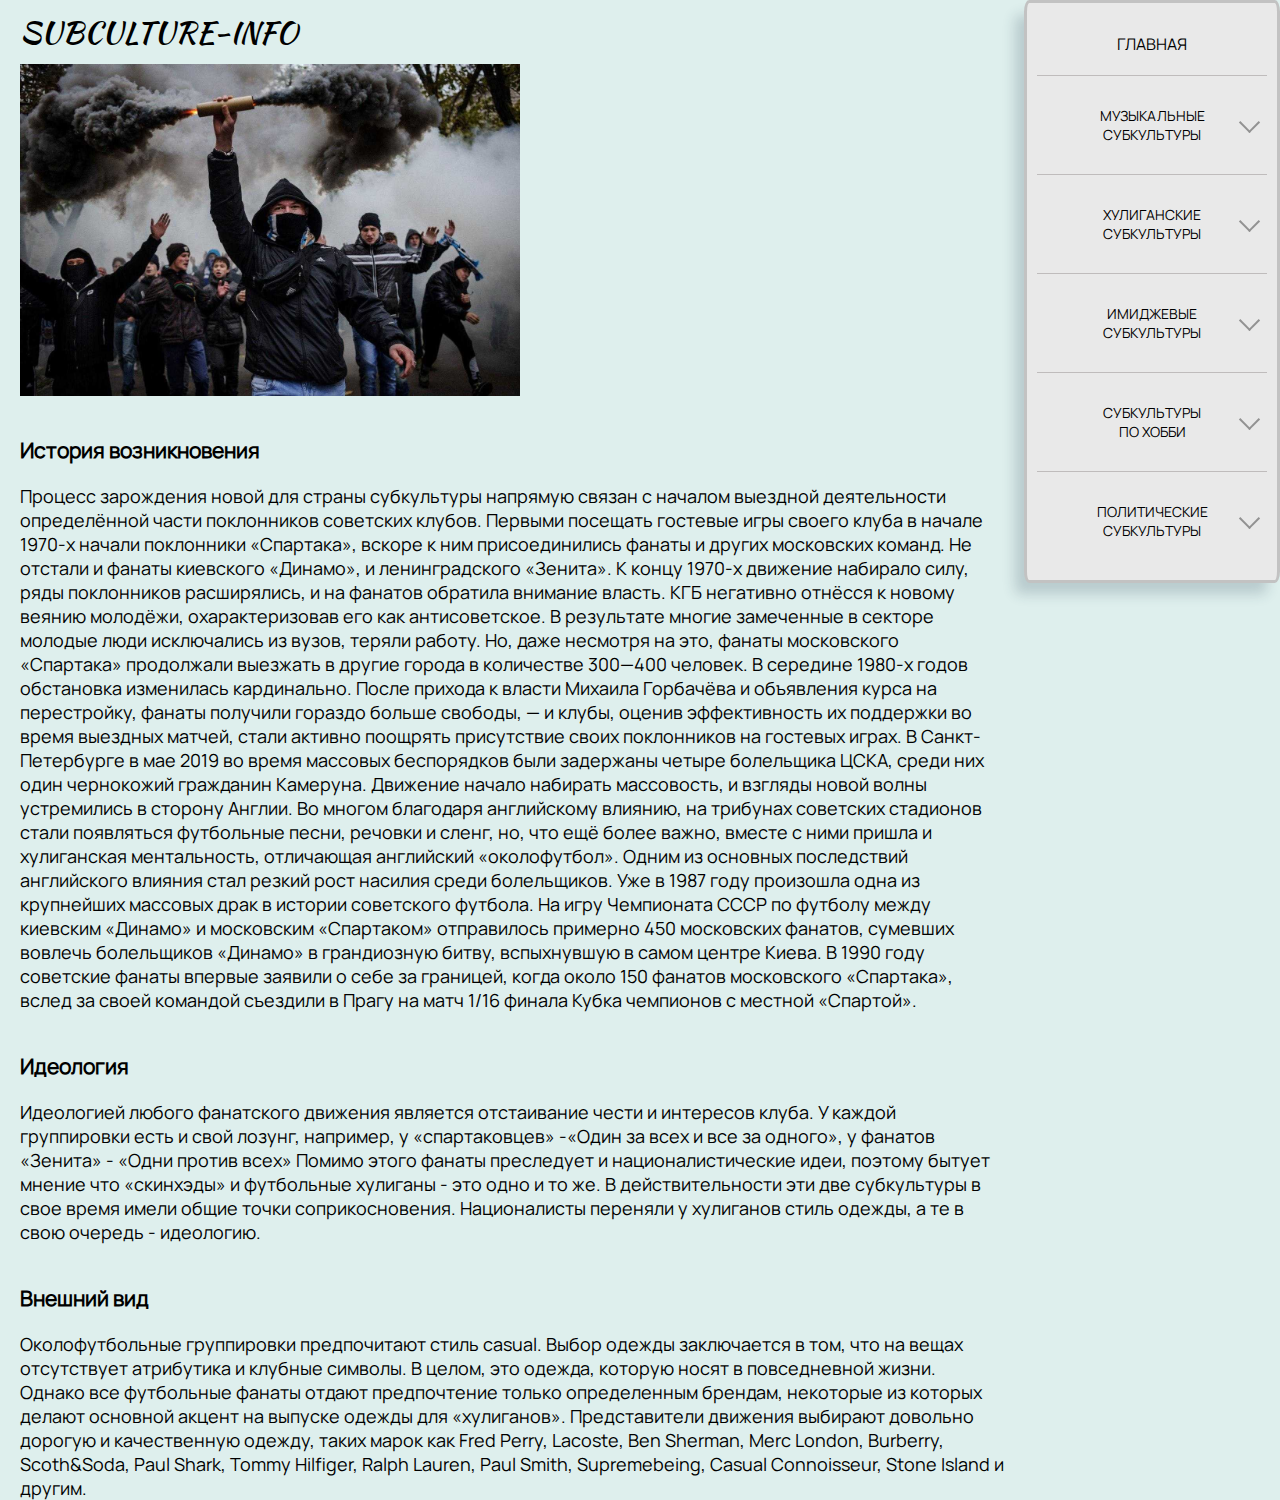
<file: pages/hooligan/football/index.html>
<!DOCTYPE html>
<html lang="en">
<head>
	<meta name="viewport" content="width=device-width initial-scale=1">
	<meta charset="UTF-8">
	<title>Футбольные хулиганы</title>
	<link rel="stylesheet" href="../../сss/main.css">
</head>
<body>
<div class="wrapper">
	<header class="header">
			<div class="logo">
				subculture-info
			</div>	

			<div class="menu-toggle">
				<div class="toggle">
		
				</div>
			</div>
	</header>


			<div class="sidebar">
		<a href="../../homepage/homepage.html" class="home-link">Главная</a>
		<button class="menu-button "><span class="btn-text">Музыкальные <p>субкультуры</p></span></button>
			<div class="list ">
				<div class='list-item'><a href='../../musical/alternative/alternative.html'>Альтернативщики</a></div>
				<div class='list-item'><a href="../../musical/got/got.html">Готы</a></div>
				<div class='list-item'><a href="../../musical/metall/index.html">Металлисты</a></div>
				<div class='list-item'><a href="../../musical/punk/fea16d1s-1920.jpg">Панки</a></div>
				<div class='list-item'><a href="../../musical/rock/index.html">Рокеры</a></div>
				<div class='list-item'><a href="../../musical/hip-hop/index.html">Хип-хоп (рэперы)</a></div>
				<div class='list-item'><a href="../../musical/emo/emo.html">Эмо</a></div>
				<div class='list-item'><a href="../../musical/folk/folk.html">Фолкеры</a></div>
				<div class='list-item'><a href="../../musical/rave/index.html">Рейверы</a></div>
			</div>
		
		<button class="menu-button"><span class="btn-text">Хулиганские <p>субкультуры</p></span></button>
			<div class="list ">

				<div class='list-item'><a href="../../hooligan/gopniki/index.html">Гопники</a></div>
				<div class='list-item'><a href="../../hooligan/ultras/index.html">Ультрас</a></div>
				<div class='list-item'><a href="../../hooligan/football/index.html">Футбольные хулиганы</a></div>
				<div class='list-item'><a href="../../hooligan/offniki/index.html">Офники</a></div>
			</div>
		<button class="menu-button"><span class="btn-text">Имиджевые <p>субкультуры</p></span></button>
			<div class="list ">
				<div class='list-item'><a href="../../fashion/visualkei/index.html">Visualkei </a></div>
				<div class='list-item'><a href="../../fashion/cybergot/index.html">Кибер-готы</a></div>
				<div class='list-item'><a href="../../fashion/cosplay/index.html">Косплей</a></div>
				<div class='list-item'><a href="../../fashion/teddy/index.html">Тедди-бои</a></div>
				<div class='list-item'><a href="../../fashion/freaks/index.html">Фрики</a></div>
			</div>
		
		<button class="menu-button"><span class="btn-text">Субкультуры  <p>по хобби</p></span></button>
			<div class="list ">
				<div class='list-item'><a href="../../hobby/baiker/index.html">Байкеры</a></div>
				<div class='list-item'> <a href="../../hobby/raiter/index.html">Райтеры</a></div>
				<div class='list-item'><a href="../../hobby/traicer/index.html">Трейсеры</a></div>
				<div class='list-item'><a href="../../hobby/hacker/index.html">Хакеры</a></div>
				<div class='list-item'><a href="../../hobby/otaku/index.html">Отаку</a></div>
				<div class='list-item'><a href="../../hobby/gamer/index.html">Геймеры</a></div>
				<div class='list-item'><a href="../../hobby/furri/index.html">Фурри</a></div>
			</div>
		
		<button class="menu-button"><span class="btn-text">Политические<p>субкультуры</p></span></button>
			<div class="list ">
				<div class='list-item'><a href="../../political/anarch-punk/anarch-punk.html">Анархо-панки</a></div>
				<div class='list-item'><a href="../../political/antifa/index.html">Антифа</a></div>
				<div class='list-item'><a href="../../political/sharpskin/index.html">SHARP-скинхеды</a></div>
				<div class='list-item'><a href="../../political/hcskin/index.html">НС-скинхеды</a></div>
				<div class='list-item'><a href="../../political/newage/index.html">Нью-Эйдж</a></div>
				<div class='list-item'><a href="../../political/Straight edge/index.html">Стрейт-Эйджеры</a></div>
				<div class='list-item'><a href="../../political/hipsters/index.html">Хипстеры</a></div>
				<div class='list-item'><a href="../../political/yuppi/index.html">Яппи</a></div>

			</div>
		</div>

		<div class="container">
			<div class="intro">
				<div class="intro-header">
					<img src="DkF4kmHU0AATLJo.jpg" alt="image" class="sub-img">
					<div class="nav">
						<div class="nav-item">
							<a href="#history" class="nav-link first-link">История возникновения</a>
						</div>
						
						<div class="nav-item">
							<a href="#ideology" class="nav-link">Идеология</a>
						</div>
						
						<div class="nav-item">
							<a href="#visual" class="nav-link">Внешний вид</a>
						</div>
					</div>
				</div>



				<div class="text-description" id='history'>
						<h3 class="text-title">История возникновения</h3>


						Процесс зарождения новой для страны субкультуры напрямую связан с началом выездной деятельности определённой части поклонников советских клубов. Первыми посещать гостевые игры своего клуба в начале 1970-х начали поклонники «Спартака», вскоре к ним присоединились фанаты и других московских команд. Не отстали и фанаты киевского «Динамо», и ленинградского «Зенита».

						К концу 1970-х движение набирало силу, ряды поклонников расширялись, и на фанатов обратила внимание власть. КГБ негативно отнёсся к новому веянию молодёжи, охарактеризовав его как антисоветское. В результате многие замеченные в секторе молодые люди исключались из вузов, теряли работу. Но, даже несмотря на это, фанаты московского «Спартака» продолжали выезжать в другие города в количестве 300—400 человек.

						В середине 1980-х годов обстановка изменилась кардинально. После прихода к власти Михаила Горбачёва и объявления курса на перестройку, фанаты получили гораздо больше свободы, — и клубы, оценив эффективность их поддержки во время выездных матчей, стали активно поощрять присутствие своих поклонников на гостевых играх. В Санкт-Петербурге в мае 2019 во время массовых беспорядков были задержаны четыре болельщика ЦСКА, среди них один чернокожий гражданин Камеруна.

						Движение начало набирать массовость, и взгляды новой волны устремились в сторону Англии. Во многом благодаря английскому влиянию, на трибунах советских стадионов стали появляться футбольные песни, речовки и сленг, но, что ещё более важно, вместе с ними пришла и хулиганская ментальность, отличающая английский «околофутбол». Одним из основных последствий английского влияния стал резкий рост насилия среди болельщиков.

						Уже в 1987 году произошла одна из крупнейших массовых драк в истории советского футбола. На игру Чемпионата СССР по футболу между киевским «Динамо» и московским «Спартаком» отправилось примерно 450 московских фанатов, сумевших вовлечь болельщиков «Динамо» в грандиозную битву, вспыхнувшую в самом центре Киева. В 1990 году советские фанаты впервые заявили о себе за границей, когда около 150 фанатов московского «Спартака», вслед за своей командой съездили в Прагу на матч 1/16 финала Кубка чемпионов с местной «Спартой».
				</div>



				
				<div class="text-description" id='ideology'>
						<h3 class="text-title">Идеология</h3>


						Идеологией любого фанатского движения является отстаивание чести и интересов клуба. У каждой группировки есть и свой лозунг, например, у «спартаковцев» -«Один за всех и все за одного», у фанатов «Зенита»  - «Одни против всех» Помимо этого фанаты преследует и националистические идеи, поэтому бытует мнение что «скинхэды» и футбольные  хулиганы  - это одно и то же. В действительности эти две субкультуры в свое время имели общие точки соприкосновения. Националисты переняли у хулиганов стиль одежды, а те в свою очередь - идеологию.
				</div>



				<div class="text-description" id='visual'>
						<h3 class="text-title">Внешний вид</h3>


						Околофутбольные группировки предпочитают стиль casual. Выбор одежды заключается в том, что на вещах отсутствует атрибутика и клубные символы. В целом, это одежда, которую носят в повседневной жизни. Однако все футбольные фанаты отдают предпочтение только определенным брендам, некоторые из которых делают основной акцент на выпуске одежды для «хулиганов». Представители движения выбирают довольно дорогую и качественную одежду, таких марок как Fred Perry, Lacoste, Ben Sherman, Merc London, Burberry, Scoth&Soda, Paul Shark, Tommy Hilfiger, Ralph Lauren, Paul Smith, Supremebeing, Casual Connoisseur, Stone Island и другим.
				</div>

			</div>

		</div>
	</div>	
	<script src="../../js/app.js"></script>
</body>
</html>
</file>
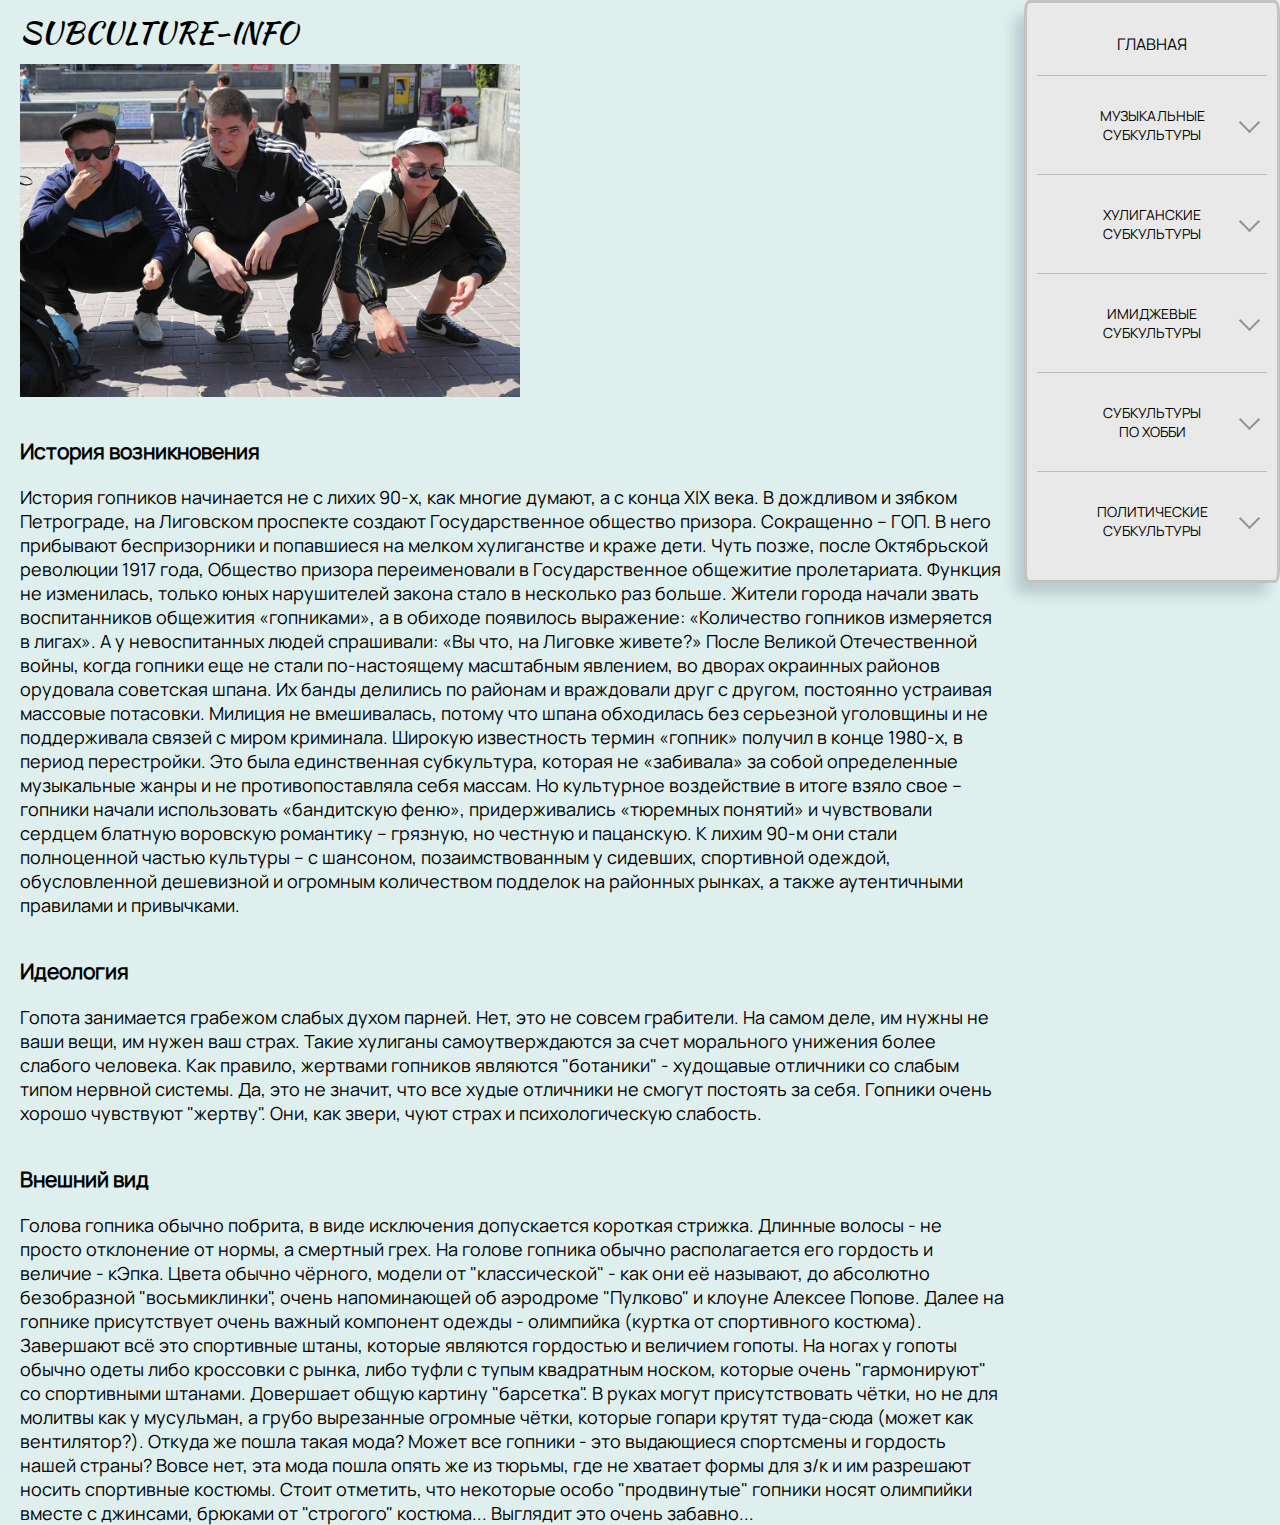
<file: pages/hooligan/gopniki/index.html>
<!DOCTYPE html>
<html lang="en">
<head>
	<meta name="viewport" content="width=device-width initial-scale=1">
	<meta charset="UTF-8">
	<title>Гопники</title>
	<link rel="stylesheet" href="../../сss/main.css">
</head>
<body>
<div class="wrapper">
	<header class="header">
			<div class="logo">
				subculture-info
			</div>	

			<div class="menu-toggle">
				<div class="toggle">
		
				</div>
			</div>
	</header>


			<div class="sidebar">
		<a href="../../homepage/homepage.html" class="home-link">Главная</a>
		<button class="menu-button "><span class="btn-text">Музыкальные <p>субкультуры</p></span></button>
			<div class="list ">
				<div class='list-item'><a href='../../musical/alternative/alternative.html'>Альтернативщики</a></div>
				<div class='list-item'><a href="../../musical/got/got.html">Готы</a></div>
				<div class='list-item'><a href="../../musical/metall/index.html">Металлисты</a></div>
				<div class='list-item'><a href="../../musical/punk/fea16d1s-1920.jpg">Панки</a></div>
				<div class='list-item'><a href="../../musical/rock/index.html">Рокеры</a></div>
				<div class='list-item'><a href="../../musical/hip-hop/index.html">Хип-хоп (рэперы)</a></div>
				<div class='list-item'><a href="../../musical/emo/emo.html">Эмо</a></div>
				<div class='list-item'><a href="../../musical/folk/folk.html">Фолкеры</a></div>
				<div class='list-item'><a href="../../musical/rave/index.html">Рейверы</a></div>
			</div>
		
		<button class="menu-button"><span class="btn-text">Хулиганские <p>субкультуры</p></span></button>
			<div class="list ">
				<div class='list-item'><a href="../../hooligan/gopniki/index.html">Гопники</a></div>
				<div class='list-item'><a href="../../hooligan/ultras/index.html">Ультрас</a></div>
				<div class='list-item'><a href="../../hooligan/football/index.html">Футбольные хулиганы</a></div>
				<div class='list-item'><a href="../../hooligan/offniki/index.html">Офники</a></div>
			</div>
		<button class="menu-button"><span class="btn-text">Имиджевые <p>субкультуры</p></span></button>
			<div class="list ">
				<div class='list-item'><a href="../../fashion/visualkei/index.html">Visualkei </a></div>
				<div class='list-item'> <a href="../../fashion/cybergot/index.html">Кибер-готы</a></div>
				<div class='list-item'><a href="../../fashion/cosplay/index.html">Косплей</a></div>
				<div class='list-item'><a href="../../fashion/teddy/index.html">Тедди-бои</a></div>
				<div class='list-item'><a href="../../fashion/freaks/index.html">Фрики</a></div>
			</div>
		
		<button class="menu-button"><span class="btn-text">Субкультуры  <p>по хобби</p></span></button>
			<div class="list ">
				<div class='list-item'><a href="../../hobby/baiker/index.html">Байкеры</a></div>
				<div class='list-item'> <a href="../../hobby/raiter/index.html">Райтеры</a></div>
				<div class='list-item'><a href="../../hobby/traicer/index.html">Трейсеры</a></div>
				<div class='list-item'><a href="../../hobby/hacker/index.html">Хакеры</a></div>
				<div class='list-item'><a href="../../hobby/otaku/index.html">Отаку</a></div>
				<div class='list-item'><a href="../../hobby/gamer/index.html">Геймеры</a></div>
				<div class='list-item'><a href="../../hobby/furri/index.html">Фурри</a></div>
			</div>
		
		<button class="menu-button"><span class="btn-text">Политические<p>субкультуры</p></span></button>
			<div class="list ">
				<div class='list-item'><a href="../../political/anarch-punk/anarch-punk.html">Анархо-панки</a></div>
				<div class='list-item'><a href="../../political/antifa/index.html">Антифа</a></div>
				<div class='list-item'><a href="../../political/sharpskin/index.html">SHARP-скинхеды</a></div>
				<div class='list-item'><a href="../../political/hcskin/index.html">НС-скинхеды</a></div>
				<div class='list-item'><a href="../../political/newage/index.html">Нью-Эйдж</a></div>
				<div class='list-item'><a href="../../political/Straight edge/index.html">Стрейт-Эйджеры</a></div>
				<div class='list-item'><a href="../../political/hipsters/index.html">Хипстеры</a></div>
				<div class='list-item'><a href="../../political/yuppi/index.html">Яппи</a></div>

			</div>
		</div>

		<div class="container">
			<div class="intro">
				<div class="intro-header">
					<img src="s1200.jpg" alt="image" class="sub-img">
					<div class="nav">
						<div class="nav-item">
							<a href="#history" class="nav-link first-link">История возникновения</a>
						</div>
						
						<div class="nav-item">
							<a href="#ideology" class="nav-link">Идеология</a>
						</div>
						
						<div class="nav-item">
							<a href="#visual" class="nav-link">Внешний вид</a>
						</div>
					</div>
				</div>



				<div class="text-description" id='history'>
						<h3 class="text-title">История возникновения</h3>

							История гопников начинается не с лихих 90-х, как многие думают, а с конца XIX века. В дождливом и зябком Петрограде, на Лиговском проспекте создают Государственное общество призора. Сокращенно – ГОП. В него прибывают беспризорники и попавшиеся на мелком хулиганстве и краже дети. Чуть позже, после Октябрьской революции 1917 года, Общество призора переименовали в Государственное общежитие пролетариата. Функция не изменилась, только юных нарушителей закона стало в несколько раз больше. Жители города начали звать воспитанников общежития «гопниками», а в обиходе появилось выражение: «Количество гопников измеряется в лигах». А у невоспитанных людей спрашивали: «Вы что, на Лиговке живете?»

							После Великой Отечественной войны, когда гопники еще не стали по-настоящему масштабным явлением, во дворах окраинных районов орудовала советская шпана. Их банды делились по районам и враждовали друг с другом, постоянно устраивая массовые потасовки. Милиция не вмешивалась, потому что шпана обходилась без серьезной уголовщины и не поддерживала связей с миром криминала.

							Широкую известность термин «гопник» получил в конце 1980-х, в период перестройки. Это была единственная субкультура, которая не «забивала» за собой определенные музыкальные жанры и не противопоставляла себя массам. Но культурное воздействие в итоге взяло свое – гопники начали использовать «бандитскую феню», придерживались «тюремных понятий» и чувствовали сердцем блатную воровскую романтику – грязную, но честную и пацанскую. К лихим 90-м они стали полноценной частью культуры – с шансоном, позаимствованным у сидевших, спортивной одеждой, обусловленной дешевизной и огромным количеством подделок на районных рынках, а также аутентичными правилами и привычками.
				</div>



				
				<div class="text-description" id='ideology'>
						<h3 class="text-title">Идеология</h3>


						Гопота занимается грабежом слабых духом парней. Нет, это не совсем грабители. На самом деле, им нужны не ваши вещи, им нужен ваш страх. Такие хулиганы самоутверждаются за счет морального унижения более слабого человека. Как правило, жертвами гопников являются "ботаники" - худощавые отличники со слабым типом нервной системы. Да, это не значит, что все худые отличники не смогут постоять за себя. Гопники очень хорошо чувствуют "жертву". Они, как звери, чуют страх и психологическую слабость.
				</div>



				<div class="text-description" id='visual'>
						<h3 class="text-title">Внешний вид</h3>


						Голова гопника обычно побрита, в виде исключения допускается короткая стрижка. Длинные волосы - не просто отклонение от нормы, а смертный грех. На голове гопника обычно располагается его гордость и величие - кЭпка. Цвета обычно чёрного, модели от "классической" - как они её называют, до абсолютно безобразной "восьмиклинки", очень напоминающей об аэродроме "Пулково" и клоуне Алексее Попове. Далее на гопнике присутствует очень важный компонент одежды - олимпийка (куртка от спортивного костюма). Завершают всё это спортивные штаны, которые являются гордостью и величием гопоты. На ногах у гопоты обычно одеты либо кроссовки с рынка, либо туфли с тупым квадратным носком, которые очень "гармонируют" со спортивными штанами. Довершает общую картину "барсетка". В руках могут присутствовать чётки, но не для молитвы как у мусульман, а грубо вырезанные огромные чётки, которые гопари крутят туда-сюда (может как вентилятор?). Откуда же пошла такая мода? Может все гопники - это выдающиеся спортсмены и гордость нашей страны? Вовсе нет, эта мода пошла опять же из тюрьмы, где не хватает формы для з/к и им разрешают носить спортивные костюмы. Стоит отметить, что некоторые особо "продвинутые" гопники носят олимпийки вместе с джинсами, брюками от "строгого" костюма... Выглядит это очень забавно...
				</div>

			</div>

		</div>
	</div>	
	<script src="../../js/app.js"></script>
</body>
</html>
</file>
<file: css/main.css>
*, *:before, *:after {
	box-sizing: border-box;
}

@font-face {
 
font-family: KaushanScript; 
src: url(fonts/KaushanScript-Regular.ttf); 
font-style: normal; 
font-weight: normal; 
} 


@font-face{
	font-family: Monrope;
	src: url(../fonts/Manrope-VariableFont_wght.ttf);
	font-weight: normal;
	font-style: normal;
}


@font-face{
	font-family: Roboto;
	src: url(fonts/Roboto-Black.ttf);
	font-weight: normal;
	font-style: normal;
}

@font-face{
	font-family: PlayfairDisplay;
	src: url(fonts/PlayfairDisplay-VariableFont_wght.ttf);
	font-weight: normal;
	font-style: normal;
}
p{
	margin: 0;
}

h1,h2,h3,h4,h5,h6{
	margin:0;
	font-family: Monrope, sans-serif;

}

a{
	text-decoration: none;
	color: #fff;
}

/* Intro*/
body{
	background: url(../img/intro-header.jpg);
	background-position: center;
	background-size: cover;
	background-repeat: no-repeat;
}
.intro{
	

	text-align: center;
	background-position: center;
	background-size: cover;
	background-repeat: no-repeat;
	width: 100vw;
	height: 100vh;


}


.sup-title{
	margin-bottom: 20px;
}
.section-title{
	font-size: 70px;
	color: #fff;
	width: 100vw;
	height: 100vh;
	justify-content: center;
	display: flex;
	flex-direction: column;

}


.intro-btn{
	margin-top: 50px;
	background-color: inherit;
	border: #fff 3px solid;
	padding: 5px 15px;
	color: #fff;
	font-size: 24px;
	cursor: pointer;
	font-family: Monrope, sans-serif;
	transition: background-color .2s linear;
	text-transform: uppercase;
	width: 260px;
	margin:  0 auto;
}


.intro-btn:hover{
	background-color: black;
}



@media(max-width: 990px){
	.section-title{
		font-size: 60px;
	}
}



@media(max-width: 800px){
		.section-title{
		font-size: 40px;
	}
}

@media(max-width: 680px){
	.section-title{
		font-size: 30px;
	}
}


@media(max-width: 575px){
	.section-title{
		font-size: 23px;
	}

}
</file>
<file: pages/сss/main.css>
*, :before, :after{
	box-sizing: border-box;
	margin:0;
	padding: 0;
}
:root{
		--color-dark: #a1a1a1;
}



@font-face {
 
font-family: 'KaushanScript'; 
src: url(../fonts/KaushanScript-Regular.ttf); 
font-style: normal; 
font-weight: normal; 
} 


@font-face{
	font-family: Monrope;
	src: url(../fonts/Manrope-VariableFont_wght.ttf);
	font-weight: normal;
	font-style: normal;
}


@font-face{
	font-family: Roboto;
	src: url(../fonts/Roboto-Black.ttf);
	font-weight: normal;
	font-style: normal;
}

p{
	margin: 0;
}

h1,h2,h3,h4,h5,h6{
	margin:0;
	font-family: Monrope, sans-serif;

}

a{
	text-decoration: none;
}


body{
	background-color: #deefed;


}

::-webkit-scrollbar{
	width: 8px;
}



::-webkit-scrollbar-thumb{
	background-color: var(--color-dark);
	border-radius: 5px;
}



::-webkit-scrollbar-track{
	background-color: #fff;
}
.wrapper{
	overflow-x: hidden;
}
/*CONTAINER*/

.container{
	padding:0 20px;
	width: 80vw;
}
/*header*/


.header{
	padding:10px 20px;
	font-size: 30px;
	font-family: KaushanScript, sans-serif;
	text-transform: uppercase;
	width: 100vw;
}

/*SIDEBAR*/

.sidebar{
	min-width: 200px;
	width:20vw;
	background-color: #E9E9E9;
	box-shadow: -11px 13px 13px -2px rgba(34, 60, 80, 0.2);
	position: absolute;
	top: 0;
	right: 0;
	border: 3px solid #C2C2C2;
	border-radius: 2%;
	display: flex;
	flex-direction: column;
	text-transform: uppercase;
	padding: 10px;
	justify-content: space-between;
	text-align: center;
	max-width: 100%;
	z-index: 1;
}


.home-link{
	color: #000;
	padding: 20px 0;
	font-family: Monrope, sans-serif;
	font-size: 16px;
}


.menu-button{
	background: none;
	border: none;
	cursor: pointer;
	text-transform: uppercase;
	border-top: 1px solid #BFBCBC;
	padding: 30px;
	font-size: 14px;
	position: relative;
	font-family: Monrope, sans-serif;
	outline: none;

}


.list{
 	display: none;
 	font-style: Roboto, sans-serif;
 	text-transform: uppercase;
 	font-size: 16px;


 }
.list a {
	text-decoration: none;
	color: #000;
	font-family: Monrope, sans-serif;

}

.btn-text{
	
}
.btn-text:after{
	content: '';
	height: 15px;
	width: 15px;
	position: absolute;
	right: 10px;
	border-top: 2px solid #929292;
	border-right: 2px solid #929292;
	top: 40%;
	transform: rotate(135deg);
	transition: transform .3s ease;

}


.menu-button.click .btn-text:after{
	transform: rotate(-45deg);
}





.show{
	display: block;
}
.list-item{
	padding: 5px 0;
}

/*mobile-menu*/

.menu-toggle{
	height: auto;
	width: 40px;
	position: absolute;
	top: 20px;
	right: 10px;
	display: none;
	cursor: pointer;
	z-index: 1000;
}



.menu-toggle.clicked .toggle{
	background: none;
}


.menu-toggle.clicked .toggle:before{
	transform-origin: left top;
	transform: rotate(45deg)translate3d(-2px, -2px, 0);
}




.menu-toggle.clicked .toggle:after{
transform-origin: left bottom;
transform: rotate(-45deg) translate3d(-7px, 5px, 0);
}


.toggle{
	height: 4px;
	width: 100%;
	background: #fff;
	position: absolute;
	transition: background linear .2s;

}




.toggle:before{
	content: '';
	height: 4px;
	width: 100%;
	position: absolute;
	top: -8px;
	left: 0;
	background: #fff;
	transition: transform linear .2s;


}


.toggle:after{
	content: '';
	height: 4px;
	width: 100%;
	position: absolute;
	top: 8px;
	left: 0;
	background: #fff;
	transition: transform linear .2s;


}



/*
INTRO*/

.intro-header{
	display: flex;
	font-family: Monrope, sans-serif;
	margin-bottom: 20px;
}


.sub-img{
	display: block;
	min-height: 300px;
	width: 500px;
	margin-right: 100px;
}
/*NAV*/
.nav{
	display: none;
	flex-direction: column;
}

.nav-item{
	text-align: center;
	font-family: Monrope, sans-serif;
	margin-top: 20px;
}

.nav-item a {
	color: #000;
	font-weight: bold;
}


.first-link{
	margin-top: 0;
}


.nav-link{
	position: relative;
}
.nav-link:after{
	content: '';
	width: 0;
	height: 3px; 
	background-color: #F4B13Bff;
	left: 0; 
	bottom: -5px; 
	transition: width .2s ease;
	display: block;
	position: absolute;
	
}



.nav-link:hover:after,
.nav-link:focus:after {
	width: 100%;

}

/*DESCRIPTION*/


.text-description{
	font-family: Monrope, sans-serif;
	font-size: 18px;
	margin-top: 40px;
}





.text-title{
	margin-bottom: 20px;
}




@media (max-width: 990px) {


/*sidebar*/
	.sidebar{
		display: none;
	}


	.active{
		height: auto;
		width: 100vw;
		border-radius: 0;
		display: flex;
	}

/*menu*/
	.menu-toggle{
		display: flex;
	}
/*description*/
	.sub-img{
		width: 50vw;
		height: 40vh;
		margin: 0;
		
	}
/*nav*/

.nav{
	display: flex;
}

/*INTRO*/


	.intro-header{
		flex-direction: column;
		align-items: center;
	}

	.intro{
		display: flex;
		flex-direction: column;
		


	}

	.container{
		width: 100vw;
		display: flex;
		flex-direction: column;
		justify-content: center;
	}



}


@media (max-width: 575px){
	.logo{
		font-size: 20px;
	}


	.sub-img{
		width: 90vw;
	}

	.container{
		width: 100vw;
	}
	
}
</file>
